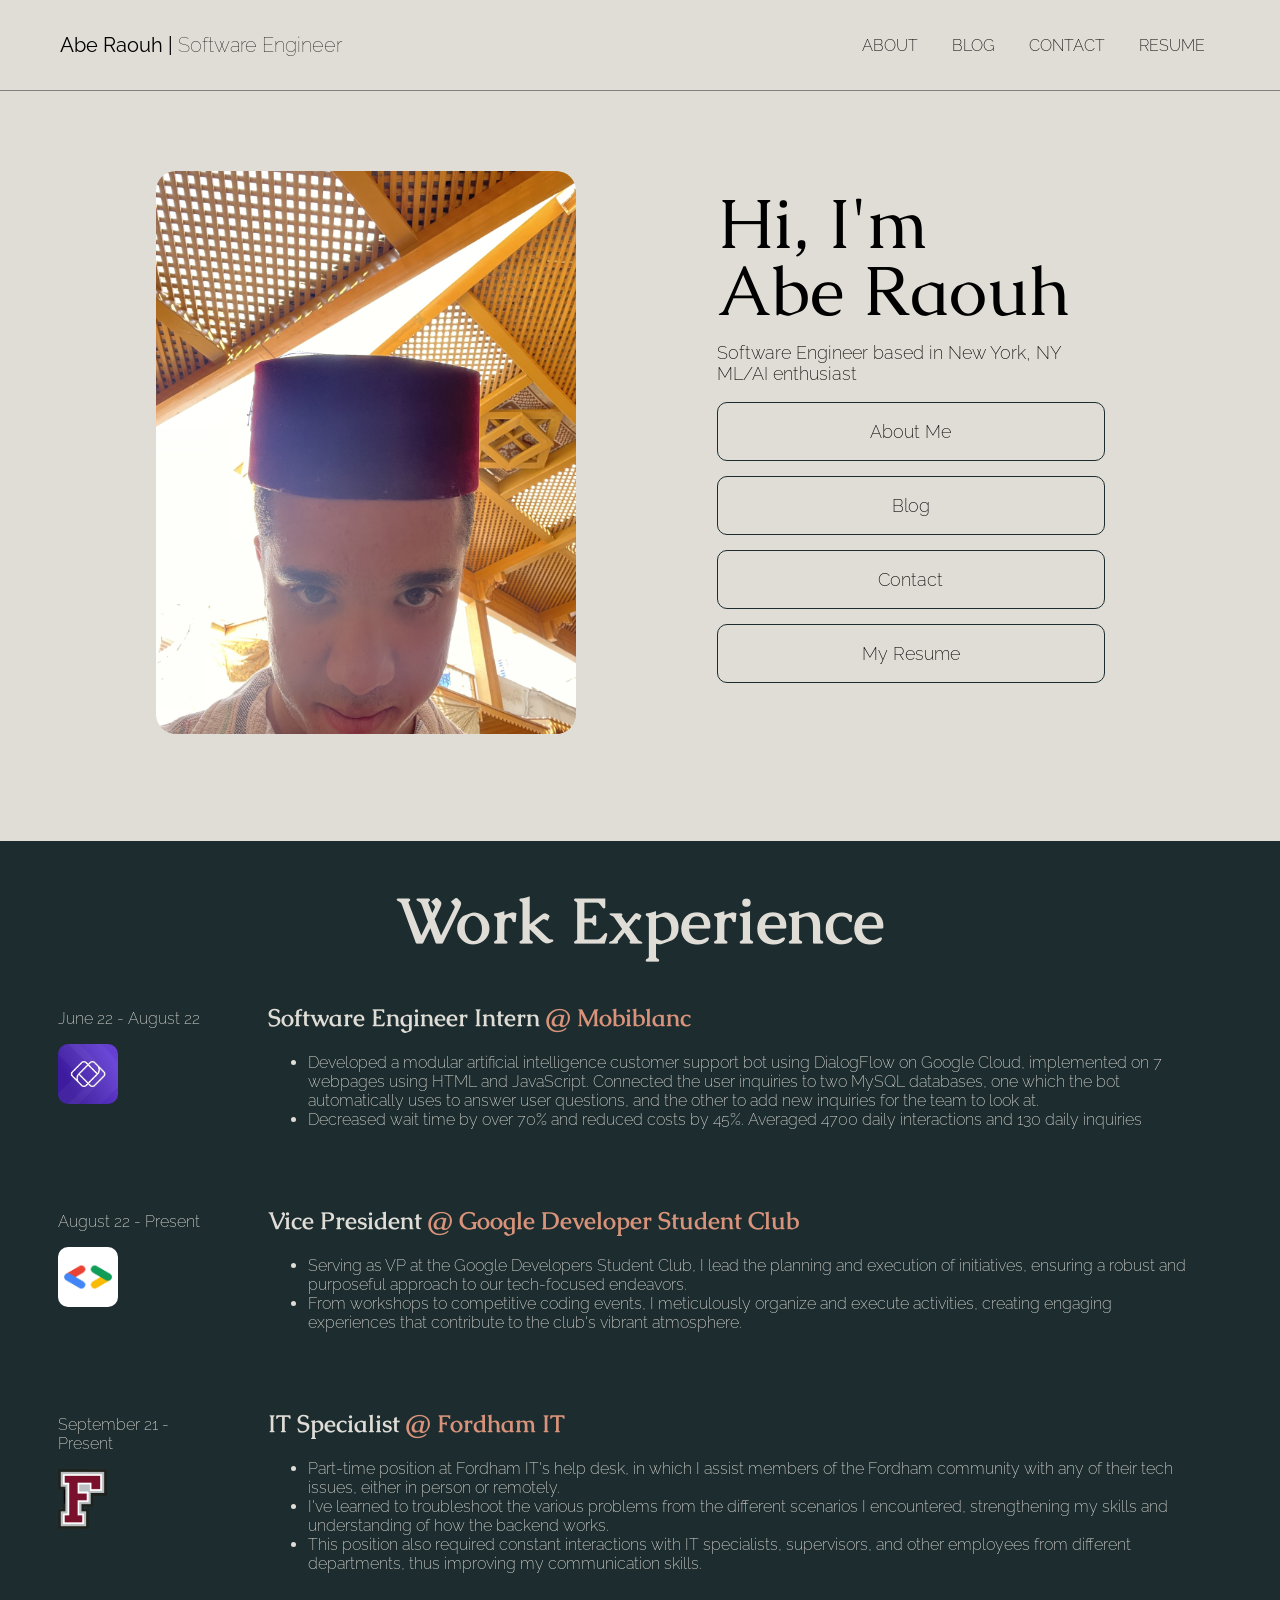
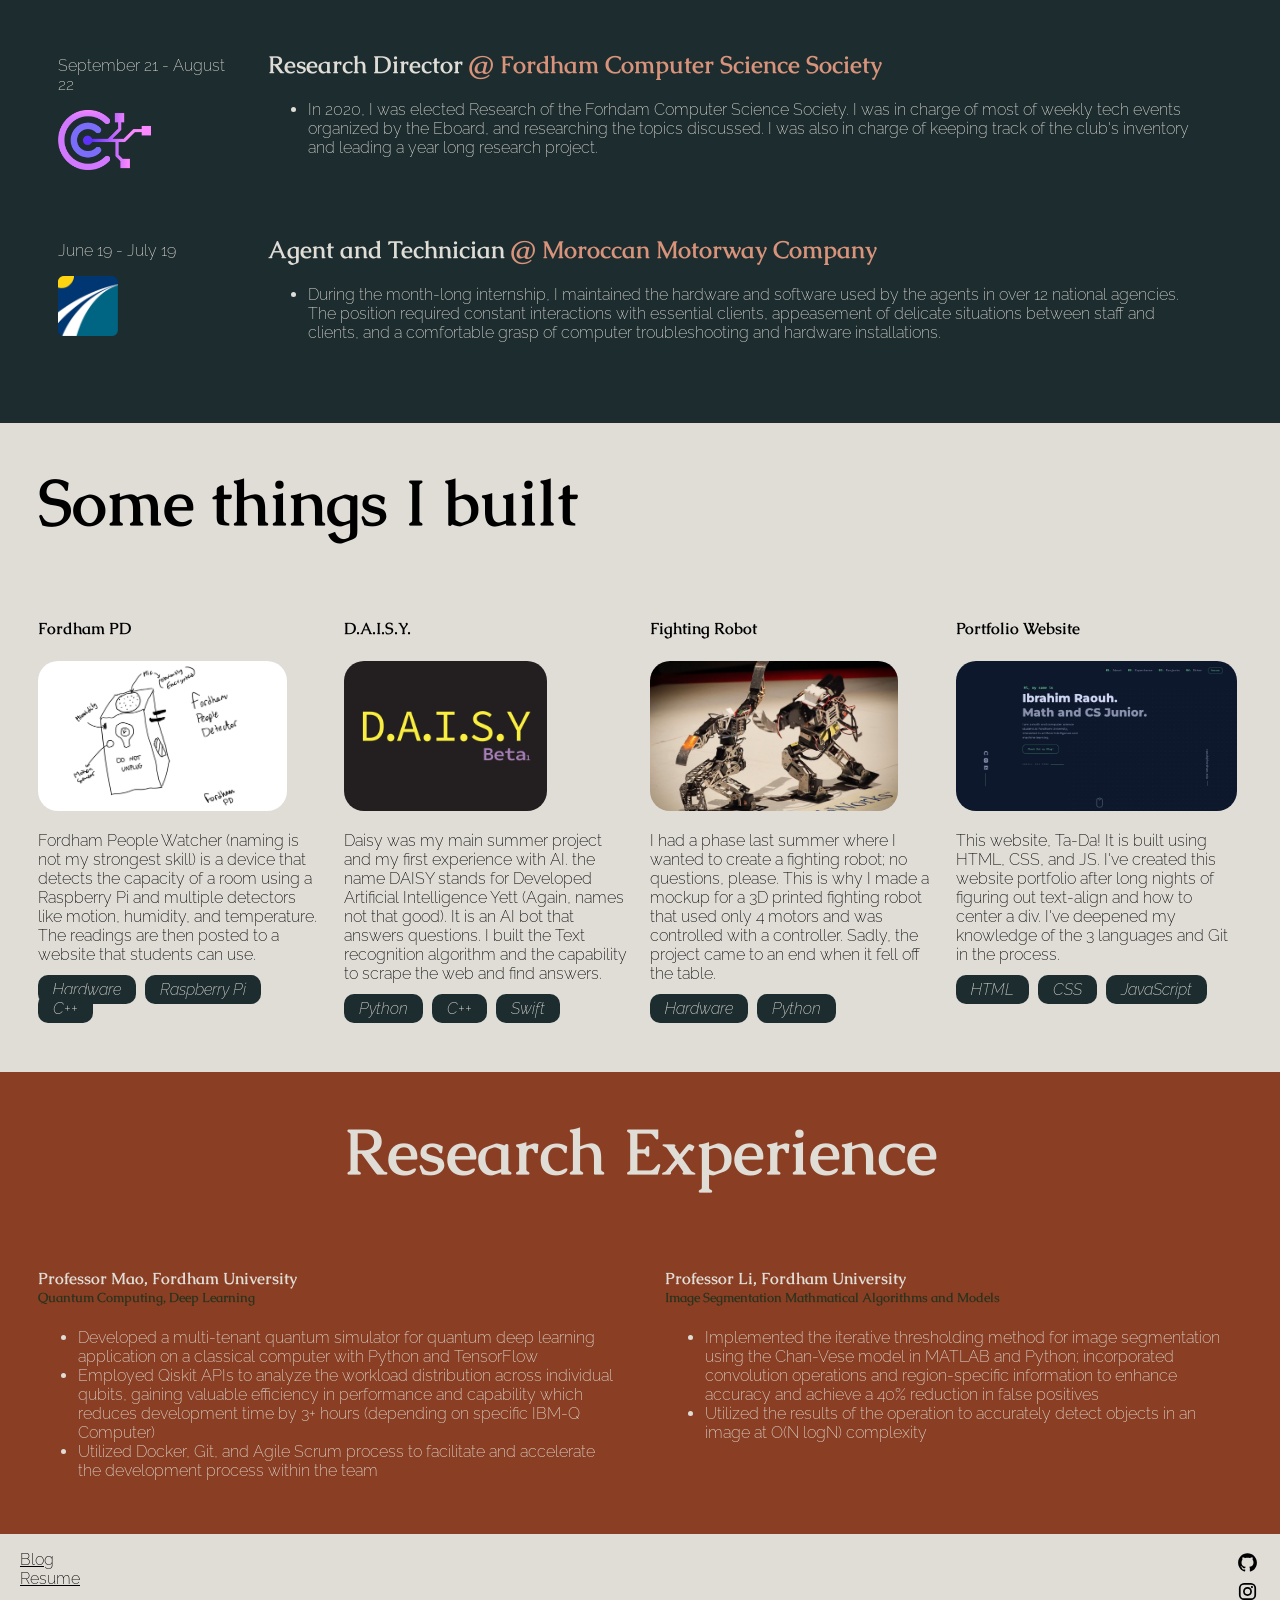
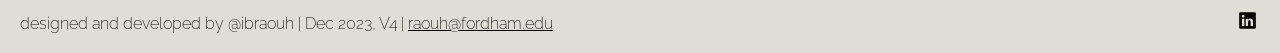
<file: index.html>
<!DOCTYPE html>
<html lang="en">

<head>
	<!--+ Google tag (gtag.js) -->
	<script async src="https://www.googletagmanager.com/gtag/js?id=G-E4YLL1JWD3"></script>
	<script>
		window.dataLayer = window.dataLayer || [];
		function gtag() { dataLayer.push(arguments); }
		gtag('js', new Date());

		gtag('config', 'G-E4YLL1JWD3');
	</script>

	<!--+ Meta -->
	<meta charset="UTF-8">
	<meta http-equiv="X-UA-Compatible" content="IE=edge">
	<meta name="viewport" content="width=device-width, initial-scale=1.0">
	<meta name="Personal Portfolio"
		content="Hello and welcome to my personal website. I am Software Engineer and senior at Fordham University.">
	<title>abe's puter</title>

	<!--+ CSS -->
	<link rel="stylesheet" href="/styles.css">
	<link rel="icon" type="image/x-icon" href="/content/img/favicon.ico">
</head>

<body>
	<!--+ Header --------------------------------------------------------------------->
	<header>
		<h1 class="left">Abe Raouh | <span id="thin">Software Engineer</span></h1>
		<!--* Navigation Bar  -->
		<nav class="web right">
			<ul>
				<li><a href="#work">ABOUT</a></li>
				<li><a href="https://raouh.notion.site/Abe-s-Blog-5333ea289e9847d290c155299fce8d6c?pvs=4"
						class="blog">BLOG</a></li>
				<li><a href="mailto:iraouh@fordham.edu">CONTACT</a></li>
				<li><a class="resume"
						href="https://drive.google.com/file/d/1JZ4QWna4dWGHsYditAzsORfMpXNSPOBt/view?usp=sharing"
						target="_blank" rel="noopener noreferrer">RESUME</a></li>
			</ul>
		</nav>
	</header>
	<!--+ ---------------------------------------------------------------------------->



	<!--* About Me Section ------------------------------------------------------------>
	<section id="about_me">
		<div class="right">
			<div class="info">
				<h1>Hi, I'm <br> Abe Raouh</h1>
				<p>Software Engineer based in New York, NY <br>
					ML/AI enthusiast</p>

				<ul>
					<li><a href="#work">About Me</a></li>
					<li><a href="https://raouh.notion.site/Abe-s-Blog-5333ea289e9847d290c155299fce8d6c?pvs=4">Blog</a>
					</li>
					<li><a href="mailto:iraouh@fordham.edu">Contact</a></li>
					<li><a href="https://drive.google.com/file/d/1JZ4QWna4dWGHsYditAzsORfMpXNSPOBt/view?usp=sharing">My
							Resume</a></li>
				</ul>
			</div>
		</div>

		<div class="left">
			<img class="img1" src="../content/img/portrait2.jpeg" width="420px" />
		</div>
	</section>
	<!-- <div class="separation"></div> -->
	<!--* ---------------------------------------------------------------------------->



	<!--+ Work Experience Section ---------------------------------------------------->
	<section id="work" class="main_content">
		<div>
			<h1>Work Experience</h1>

			<div class="job">
				<div class="job_date">
					<p>June 22 - August 22</p>
					<img class="logo" src="../content/img/mobiblanc.jpg" height="60px" style="border-radius:10px" />
				</div>
				<div class="content">
					<h2 class="experience">Software Engineer Intern <b>@ Mobiblanc</b></h2>
					<p>
						<ul>
							<li>Developed a modular artificial intelligence customer support bot using DialogFlow on Google Cloud, implemented on 7 webpages using HTML and JavaScript. Connected the user inquiries to two MySQL databases, one which the bot automatically uses to answer user questions, and the other to add new inquiries for the team to look at.</li>
							<li>Decreased wait time by over 70% and reduced costs by 45%. Averaged 4700 daily interactions and 130 daily inquiries</li>
						</ul>
						
					</p>
				</div>
			</div>


			<div class="job">
				<div class="job_date">
					<p>August 22 - Present</p>
					<img class="logo" src="../content/img/gdsc.png" height="60px" style="border-radius:10px" />
				</div>
				<div class="content">
					<h2 class="experience">Vice President <b>@ Google Developer Student Club</b></h2>
					<p>
						<ul>
							<li>Serving as VP at the Google Developers Student Club, I lead the planning and execution of initiatives, ensuring a robust and purposeful approach to our tech-focused endeavors.</li>
							<li>From workshops to competitive coding events, I meticulously organize and execute activities, creating engaging experiences that contribute to the club's vibrant atmosphere.</li>
						</ul>
						
					</p>
				</div>
			</div>



			<div class="job">
				<div class="job_date">
					<p>September 21 - Present</p>
					<img class="logo" src="../content/img/fordham.png" height="60px" />
				</div>
				<div class="content">
					<h2 class="experience">IT Specialist <b>@ Fordham IT</b></h2>
					<p>
						<ul>
							<li>Part-time position at Fordham IT's help desk, in which I assist members of the Fordham community with any of their tech issues, either in person or remotely. </li>
							<li>I've learned to troubleshoot the various problems from the different scenarios I encountered, strengthening my skills and understanding of how the backend works.</li>
							<li>This position also required constant interactions with IT specialists, supervisors, and other employees from different departments, thus improving my communication skills.</li>
						</ul>
					</p>
				</div>
			</div>


			<div class="job">
				<div class="job_date">
					<p>September 21 - August 22</p>
					<img class="logo" src="../content/img/css.png" height="60px" />
				</div>
				<div class="content">
					<h2>Research Director <b>@ Fordham Computer Science Society</b></h2>
					<p>
						<ul>
							<li>In 2020, I was elected Research of the Forhdam Computer Science Society. I was in charge of most of weekly tech events organized by the Eboard, and researching the topics discussed. I was also in charge of keeping track of the club's inventory and leading a year long research project.</li>
						</ul>
					</p>
				</div>
			</div>


			<div class="job">
				<div class="job_date">
					<p>June 19 - July 19</p>
					<img class="logo" src="../content/img/adm.png" height="60px" />
				</div>
				<div class="content">
					<h2>Agent and Technician <b>@ Moroccan Motorway Company</b></h2>
					<p>
						<ul>
							<li>During the month-long internship, I maintained the hardware and software used by the agents in over 12 national agencies. The position required constant interactions with essential clients, appeasement of delicate situations between staff and clients, and a comfortable grasp of computer troubleshooting and hardware installations.</li>
						</ul>
					</p>
				</div>
			</div>
		</div>
	</section>
	<!--+ ---------------------------------------------------------------------------->



	<!--* Projects Section ----------------------------------------------------------->
	<section id="projects" class="main_content">
		<div>
			<h1>Some things I built</h1>

			<div class="project_list" id="first_elem">
				<div>
					<h4>Fordham PD</h4>
					<img class="proj_img" src="../content/img/proj1.jpg" height="150px" />
					<p>
						Fordham People Watcher (naming is not my strongest skill) is a device that detects the capacity
						of a room using a Raspberry Pi and multiple detectors like motion, humidity, and temperature.
						The readings are then posted to a website that students can use.
					</p>
					<p><em>Hardware</em> <em>Raspberry Pi</em> <em>C++</em></p>
				</div>

				<div>
					<h4>D.A.I.S.Y.</h4>
					<img class="proj_img" src="../content/img/proj2.png" height="150px" />
					<p>Daisy was my main summer project and my first experience with AI. the name DAISY stands for
						Developed
						Artificial Intelligence Yett (Again, names not that good). It is an AI bot that answers
						questions. I
						built the Text recognition algorithm and the capability to scrape the web and find answers.</p>
					<p><em>Python</em> <em>C++</em> <em>Swift</em></p>
				</div>

				<div>
					<h4>Fighting Robot</h4>
					<img class="proj_img" src="../content/img/proj3.jpg" height="150px" />
					<p>I had a phase last summer where I wanted to create a fighting robot; no questions, please. This
						is
						why I made a mockup for a 3D printed fighting robot that used only 4 motors and was controlled
						with
						a controller. Sadly, the project came to an end when it fell off the table.</p>
					<p><em>Hardware</em> <em>Python</em></p>
				</div>

				<div>
					<h4>Portfolio Website</h4>
					<img class="proj_img" src="../content/img/proj4.jpg" height="150px" />
					<p>This website, Ta-Da! It is built using HTML, CSS, and JS. I've created this website portfolio
						after
						long nights of figuring out text-align and how to center a div. I've deepened my knowledge of
						the 3
						languages and Git in the process.</p>
					<p><em>HTML</em> <em>CSS</em> <em>JavaScript</em></p>
				</div>
			</div>
		</div>
	</section>
	<!--* ---------------------------------------------------------------------------->



	<!--+ Research Section ---------------------------------------------------------->
	<section id="research" class="main_content">
		<div>
			<h1>Research Experience</h1>
			<div class="split">

				<div>
					<h4>Professor Mao, Fordham University</h4>
					<h5><b>Quantum Computing, Deep Learning</b></h5>
					<p>
						<ul>
							<li>Developed a multi-tenant quantum simulator for quantum deep learning application on a classical computer with Python and TensorFlow</li>
							<li>Employed Qiskit APIs to analyze the workload distribution across individual qubits, gaining valuable efficiency in performance and capability which reduces development time by 3+ hours (depending on specific IBM-Q Computer)</li>
							<li>Utilized Docker, Git, and Agile Scrum process to facilitate and accelerate the development process within the team</li>
						</ul>
					</p>
				</div>

				
				<div>
					<h4>Professor Li, Fordham University</h4>
					<h5><b>Image Segmentation Mathmatical Algorithms and Models</b></h5>
					<p>
						<ul>
							<li>Implemented the iterative thresholding method for image segmentation using the Chan-Vese model in MATLAB and Python; incorporated convolution operations and region-specific information to enhance accuracy and achieve a 40% reduction in false positives</li>
							<li>Utilized the results of the operation to accurately detect objects in an image at O(N logN) complexity</li>
						</ul>
					</p>
				</div>
			</div>
		</div>
	</section>
	<!--+ ---------------------------------------------------------------------------->

	
	<!--* Footer ---------------------------------------------------------------------->
	<footer>
		<div id="signature">
			<ul>
				<li><a href="https://raouh.notion.site/Abe-s-Blog-5333ea289e9847d290c155299fce8d6c?pvs=4">Blog</a></li>
				<li><a href="../content/resume.pdf" target="_blank" rel="noopener noreferrer">Resume</a></li>
			</ul>

			<p>designed and developed by <a href="https://github.com/ibraouh">@ibraouh</a> | Dec 2023, V4 | <a
					class="email" href="mailto:raouh@fordham.edu">raouh@fordham.edu</a></p>
		</div>

		<div id="socials">
			<ul>
				<li><a href="https://github.com/ibraouh" target="_blank" rel="noopener noreferrer"><img
							src="/content/svg/github.svg" alt="github logo" width="25" height="25"></a></li>
				<li><a href="https://www.instagram.com/ibraouh/" target="_blank" rel="noopener noreferrer"><img
							src="/content/svg/instagram.svg" alt="instagram logo" width="25" height="25"></a></li>
				<li><a href="https://www.linkedin.com/in/iraouh/" target="_blank" rel="noopener noreferrer"><img
							src="/content/svg/linkedin.svg" alt="linkedin logo" width="25" height="25"></a></li>
			</ul>
		</div>
	</footer>
	<!--* ---------------------------------------------------------------------------->
</body>

</html>
</file>
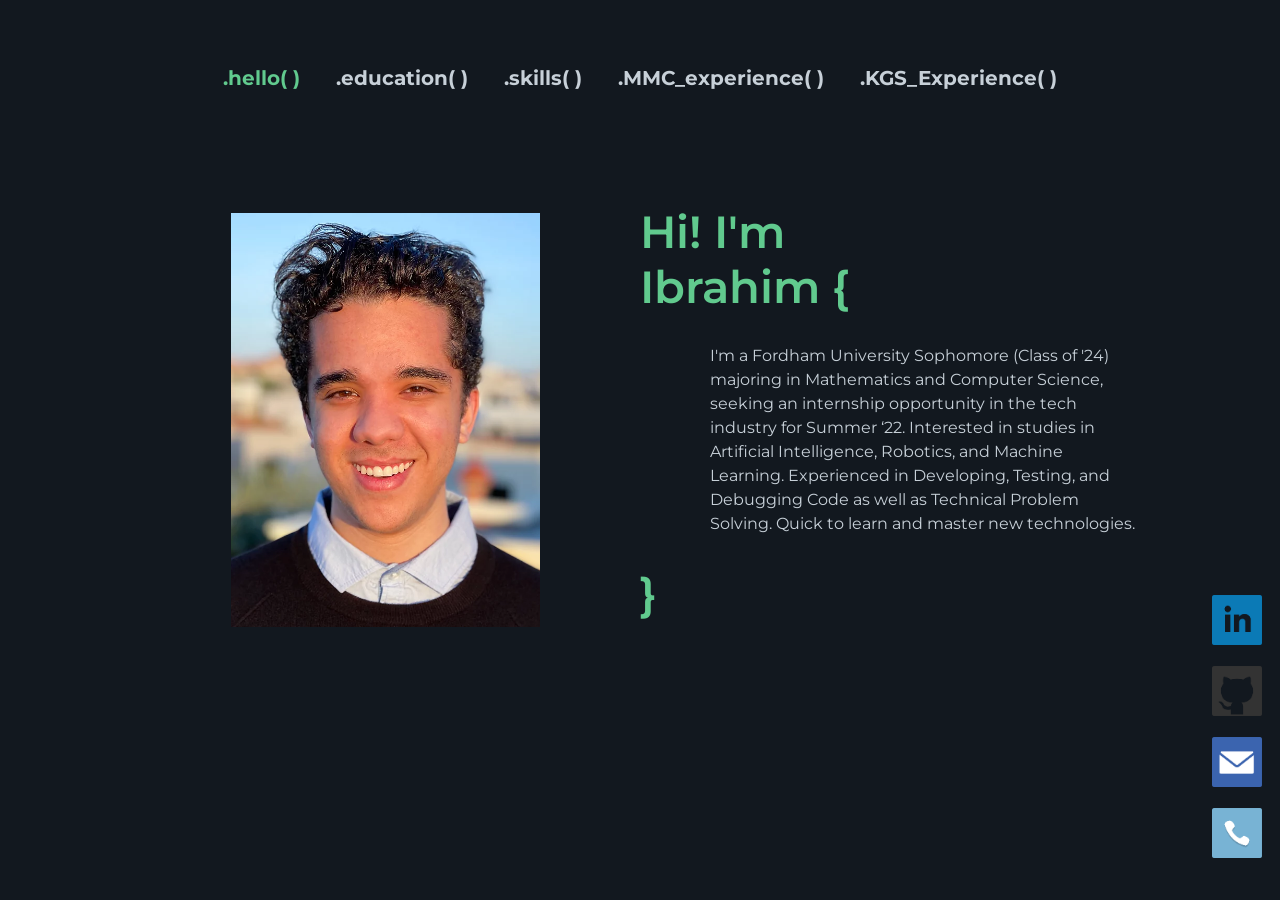
<file: archive/v1/index.html>
<!DOCTYPE html>
<html lang="en-US" dir="ltr">

<head>
    <meta charset="UTF-8">
    <meta http-equiv="X-UA-Compatible" content="IE=edge">
    <meta name="viewport" content="width=device-width, initial-scale=1.0">
    <meta name="Ibrahim Portfolio" content="This is a portfolio Website for Ibrahim.">
    <link rel="preconnect" href="https://fonts.gstatic.com">
    <link href="https://fonts.googleapis.com/css2?family=Montserrat:ital,wght@0,400;0,700;0,800;1,400&display=swap"
        rel="stylesheet">
    <link rel="stylesheet" href="https://maxcdn.bootstrapcdn.com/font-awesome/4.7.0/css/font-awesome.min.css">
    <script src="https://ajax.googleapis.com/ajax/libs/jquery/3.2.1/jquery.min.js"></script>
    <script>
        $(document).ready(function () {
            $(".hamburger_btn .fa-times-circle").hide();

            $(".hamburger_btn .fa-bars").click(function () {
                $(this).hide();
                $(".hamburger_btn .fa-times-circle").show();
                $(".navbar_mobile ul").addClass("active");
            });

            $(".hamburger_btn .fa-times-circle").click(function () {
                $(this).hide();
                $(".hamburger_btn .fa-bars").show();
                $(".navbar_mobile ul").removeClass("active");
            });
        });
    </script>
    <link rel="stylesheet" href="styles.css">
    <link rel="shortcut icon" type="image/ico" href="files/favicon.ico">
    <title>Ibrahim | Portfolio</title>
</head>

<body>
    <nav role="navigation" class="navbar">
        <ul>
            <a id="current" class="first" href="index">.hello( )</a>
            <a href="education">.education( )</a>
            <a href="skills">.skills( )</a>
            <a href="mmc">.MMC_experience( )</a>
            <a href="kgs">.KGS_Experience( )</a>
        </ul>
    </nav>

    <nav role="navigation" class="navbar_mobile">

        <div class="hamburger_btn">
            <i class="fa fa-bars" aria-hidden="false"></i>
            <i class="fa fa-times-circle" aria-hidden="false"></i>
        </div>


        <ul>
            <li><a id="current" class="first" href="index">.hello( )</a></li>
            <li><a href="education">.education( )</a></li>
            <li><a href="skills">.skills( )</a></li>
            <li><a href="mmc">.MMC_experience( )</a></li>
            <li><a href="kgs">.KGS_Experience( )</a></li>
        </ul>
    </nav>

    
    <header>
        <div class="top_links">
            <ul id="transparent" class="contact_list">
                <ul id="transparent" class="contact_list">
                    <a href="https://www.linkedin.com/in/iraouh/" target="_blank" rel="noopener noreferrer">
                        <img src="files/linkedin.png" alt="linkedin logo" width="50" height="50">
                    </a>
                    <a href="https://github.com/ibraouh" target="_blank" rel="noopener noreferrer">
                        <img src="files/github.png" alt="github logo" width="50" height="50">
                    </a>
                    <a href="mailto:ibrahimsecondary@gmail.com">
                        <img src="files/mail.png" alt="email logo" width="50" height="50">
                    </a>
                    <a href="tel: +212675204495">
                        <img src="files/call.png" alt="phone icon" width="50" height="50">
                    </a>
                </ul>
            </ul>
        </div>
    </header>
    <div id="separator">

    </div>

    <div class="grid_container">
        <div id="portrait_image_div">
            <img id="portrait_image" src="files/IbrahimRaouh.png" alt="Ibrahim's Portrait Photo" width="309"
                height="414">
            <!-- All the animations and stuff for the Resume link -->
        </div>

        <div class="main_block">
            <h1 class="main_title">Hi! I'm <br>Ibrahim {</h1>
            <p class="main_paragraph">
                I'm a Fordham University Sophomore (Class of
                '24) majoring in Mathematics and Computer Science,
                seeking an internship opportunity in the tech
                industry for Summer ‘22. Interested in studies in
                Artificial Intelligence, Robotics, and Machine
                Learning. Experienced in Developing, Testing,
                and Debugging Code as well as Technical
                Problem Solving. Quick to learn and master
                new technologies.
            </p>
            <h1 class="main_title">}</h1>
        </div>
    </div>

    <footer class="fixed">
        <ul id="transparent" class="contact_list">
            <li><a href="https://www.linkedin.com/in/iraouh/" target="_blank" rel="noopener noreferrer">
                    <img src="files/linkedin.png" alt="linkedin logo" width="50" height="50">
                </a></li>
            <li><a href="https://github.com/ibraouh" target="_blank" rel="noopener noreferrer">
                    <img src="files/github.png" alt="github logo" width="50" height="50">
                </a></li>
            <li><a href="mailto:ibrahimsecondary@gmail.com">
                    <img src="files/mail.png" alt="email logo" width="50" height="50">
                </a></li>
            <li><a href="tel: +212675204495">
                    <img src="files/call.png" alt="phone icon" width="50" height="50">
                </a></li>
        </ul>
    </footer>


</body>

</html>
</file>
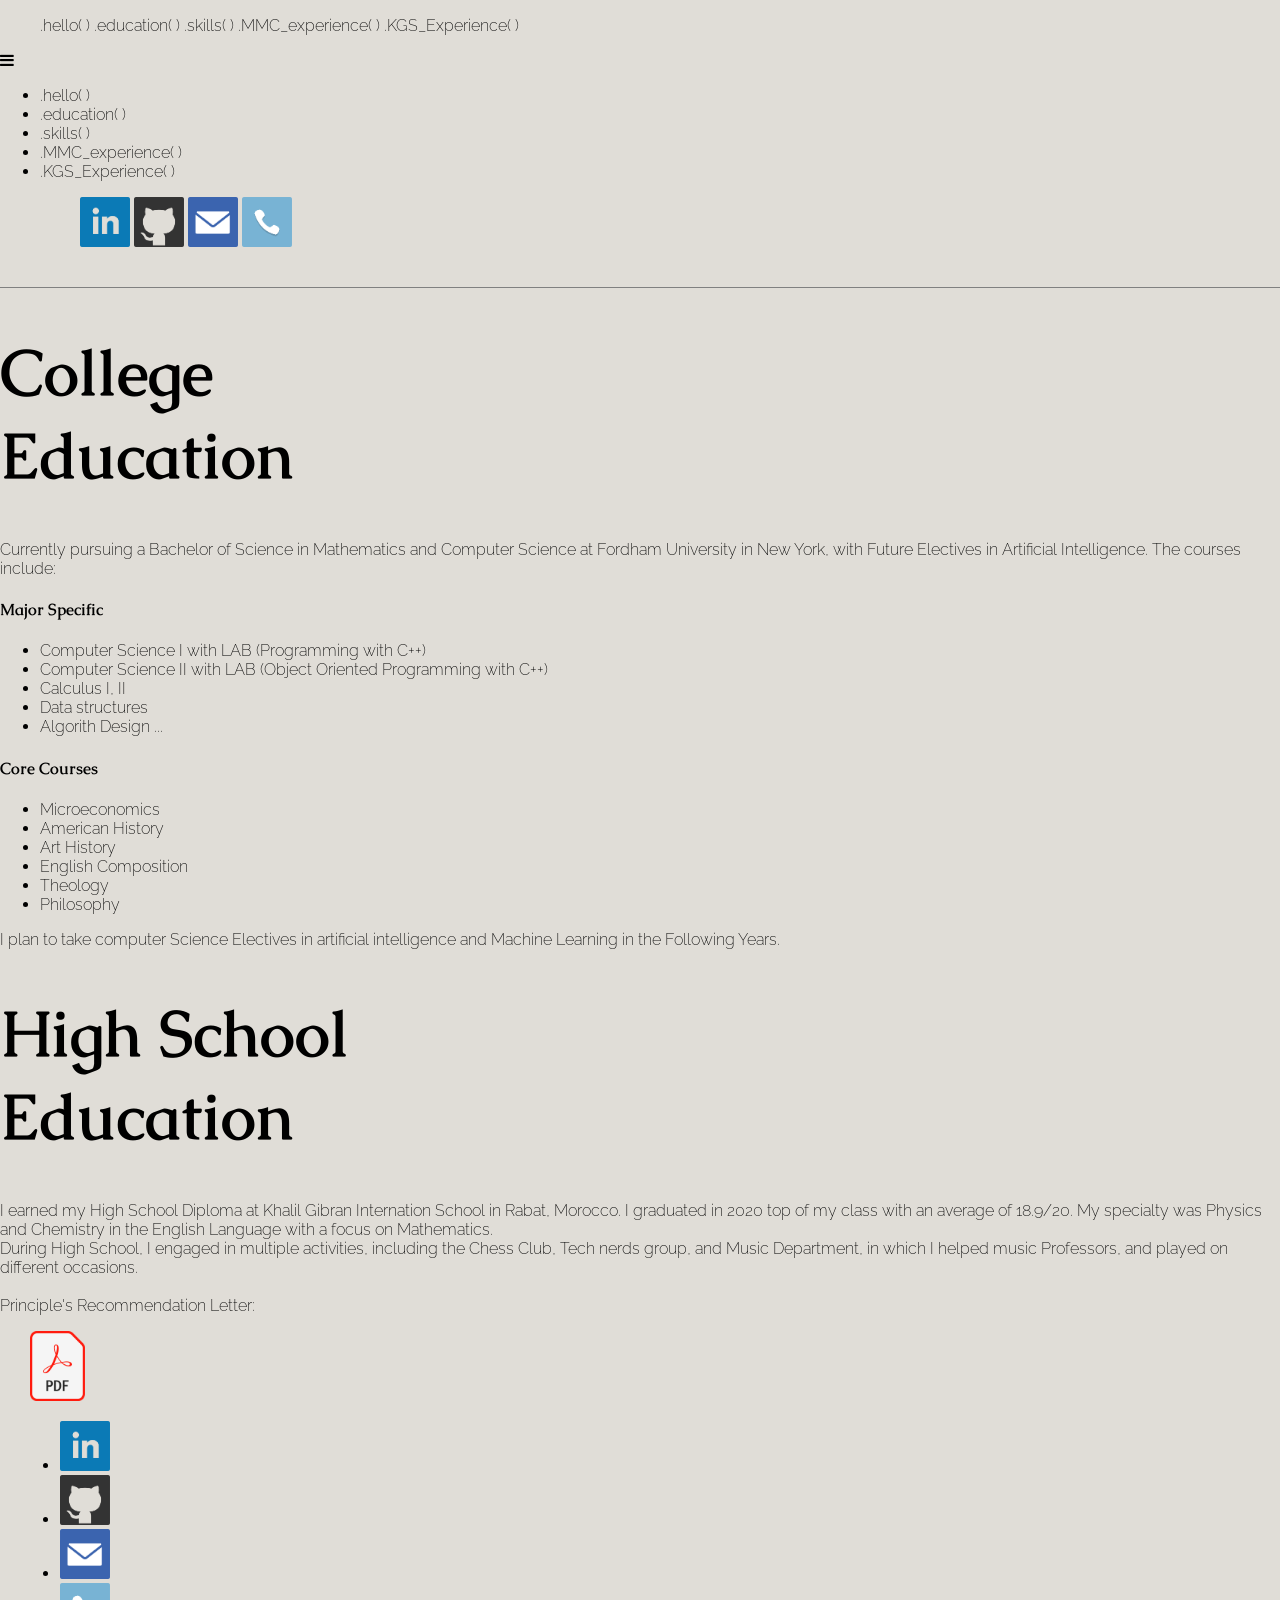
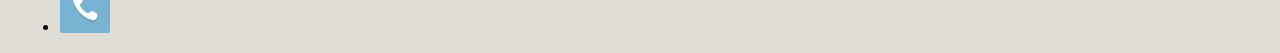
<file: education.html>
<!DOCTYPE html>
<html lang="en-US" dir="ltr">

<head>
    <meta charset="UTF-8">
    <meta http-equiv="X-UA-Compatible" content="IE=edge">
    <meta name="viewport" content="width=device-width, initial-scale=1.0">
    <meta name="Education" content="This includes all the information about ibrahim's education.">
    <link href="https://fonts.googleapis.com/css2?family=Montserrat:ital,wght@0,400;0,700;0,800;1,400&display=swap"
        rel="stylesheet">
    <link rel="stylesheet" href="https://maxcdn.bootstrapcdn.com/font-awesome/4.7.0/css/font-awesome.min.css">
    <script src="https://ajax.googleapis.com/ajax/libs/jquery/3.2.1/jquery.min.js"></script>
    <script>
        $(document).ready(function () {
            $(".hamburger_btn .fa-times-circle").hide();

            $(".hamburger_btn .fa-bars").click(function () {
                $(this).hide();
                $(".hamburger_btn .fa-times-circle").show();
                $(".navbar_mobile ul").addClass("active");
            });

            $(".hamburger_btn .fa-times-circle").click(function () {
                $(this).hide();
                $(".hamburger_btn .fa-bars").show();
                $(".navbar_mobile ul").removeClass("active");
            });
        });
    </script>
    <link rel="stylesheet" href="styles.css">
    <link rel="shortcut icon" type="image/ico" href="files/favicon.ico">
    <title>Education</title>
</head>

<body>

    <nav role="navigation" class="navbar">
        <ul>
            <a class="first" href="index">.hello( )</a>
            <a id="current" href="education">.education( )</a>
            <a href="skills">.skills( )</a>
            <a href="mmc">.MMC_experience( )</a>
            <a href="kgs">.KGS_Experience( )</a>
        </ul>
    </nav>

    <nav role="navigation" class="navbar_mobile">

        <div class="hamburger_btn">
            <i class="fa fa-bars" aria-hidden="false"></i>
            <i class="fa fa-times-circle" aria-hidden="false"></i>
        </div>


        <ul>
            <li><a class="first" href="index">.hello( )</a></li>
            <li><a id="current" href="education">.education( )</a></li>
            <li><a href="skills">.skills( )</a></li>
            <li><a href="mmc">.MMC_experience( )</a></li>
            <li><a href="kgs">.KGS_Experience( )</a></li>
        </ul>
    </nav>

    <header>
        <div class="top_links">
            <ul id="transparent" class="contact_list">
                <ul id="transparent" class="contact_list">
                    <a href="https://www.linkedin.com/in/iraouh/" target="_blank" rel="noopener noreferrer">
                        <img src="files/linkedin.png" alt="linkedin logo" width="50" height="50">
                    </a>
                    <a href="https://github.com/ibraouh" target="_blank" rel="noopener noreferrer">
                        <img src="files/github.png" alt="github logo" width="50" height="50">
                    </a>
                    <a href="mailto:ibrahimsecondary@gmail.com">
                        <img src="files/mail.png" alt="email logo" width="50" height="50">
                    </a>
                    <a href="tel: +212675204495">
                        <img src="files/call.png" alt="phone icon" width="50" height="50">
                    </a>
                </ul>
            </ul>
        </div>
    </header>

    <div class="content_wrapper">
        <div>
            <h1 class="next_to_navbar">College <br>Education</h1>
            <p>
                Currently pursuing a Bachelor of Science in Mathematics and Computer Science at Fordham University in
                New York,
                with Future Electives in Artificial Intelligence. The courses include:
            </p>
        </div>
        <div>
            <h4>Major Specific</h4>
            <ul>
                <li>Computer Science I with LAB (Programming with C++)</li>
                <li>Computer Science II with LAB (Object Oriented Programming with C++)</li>
                <li>Calculus I, II</li>
                <li>Data structures</li>
                <li>Algorith Design ...</li>
            </ul>
            <h4>Core Courses</h4>
            <ul>
                <li>Microeconomics</li>
                <li>American History</li>
                <li>Art History</li>
                <li>English Composition</li>
                <li>Theology</li>
                <li>Philosophy</li>
            </ul>
            <p>
                I plan to take computer Science Electives in artificial intelligence and Machine Learning
                in the Following Years.
            </p>
        </div>
    </div>

    <div class="content_wrapper">
        <h1>High School <br>Education</h1>
        <p>
            I earned my High School Diploma at Khalil Gibran Internation School in Rabat, Morocco. I graduated in
            2020 top of my class with an average of 18.9/20. My specialty was Physics and Chemistry in the English
            Language
            with a focus on Mathematics. <br>
            During High School, I engaged in multiple activities, including the Chess Club, Tech nerds group, and
            Music Department, in which I helped music Professors, and played on different occasions.
            <br><br>
            Principle's Recommendation Letter:
        </p>
        <a href="files/maria_saidi_rec_letter.pdf" target="_blank" rel="noopener noreferrer"
            style="padding:30px; z-index: 10000;">
            <img src="files/pdf.png" alt="Principle's letter of recommendation" width="55" height="70">
        </a>
    </div>

    <footer class="fixed">
        <ul id="transparent" class="contact_list">
            <li><a href="https://www.linkedin.com/in/iraouh/" target="_blank" rel="noopener noreferrer">
                    <img src="files/linkedin.png" alt="linkedin logo" width="50" height="50">
                </a></li>
            <li><a href="https://github.com/ibraouh" target="_blank" rel="noopener noreferrer">
                    <img src="files/github.png" alt="github logo" width="50" height="50">
                </a></li>
            <li><a href="mailto:ibrahimsecondary@gmail.com">
                    <img src="files/mail.png" alt="email logo" width="50" height="50">
                </a></li>
            <li><a href="tel: +212675204495">
                    <img src="files/call.png" alt="phone icon" width="50" height="50">
                </a></li>
        </ul>
    </footer>

</body>

</html>
</file>
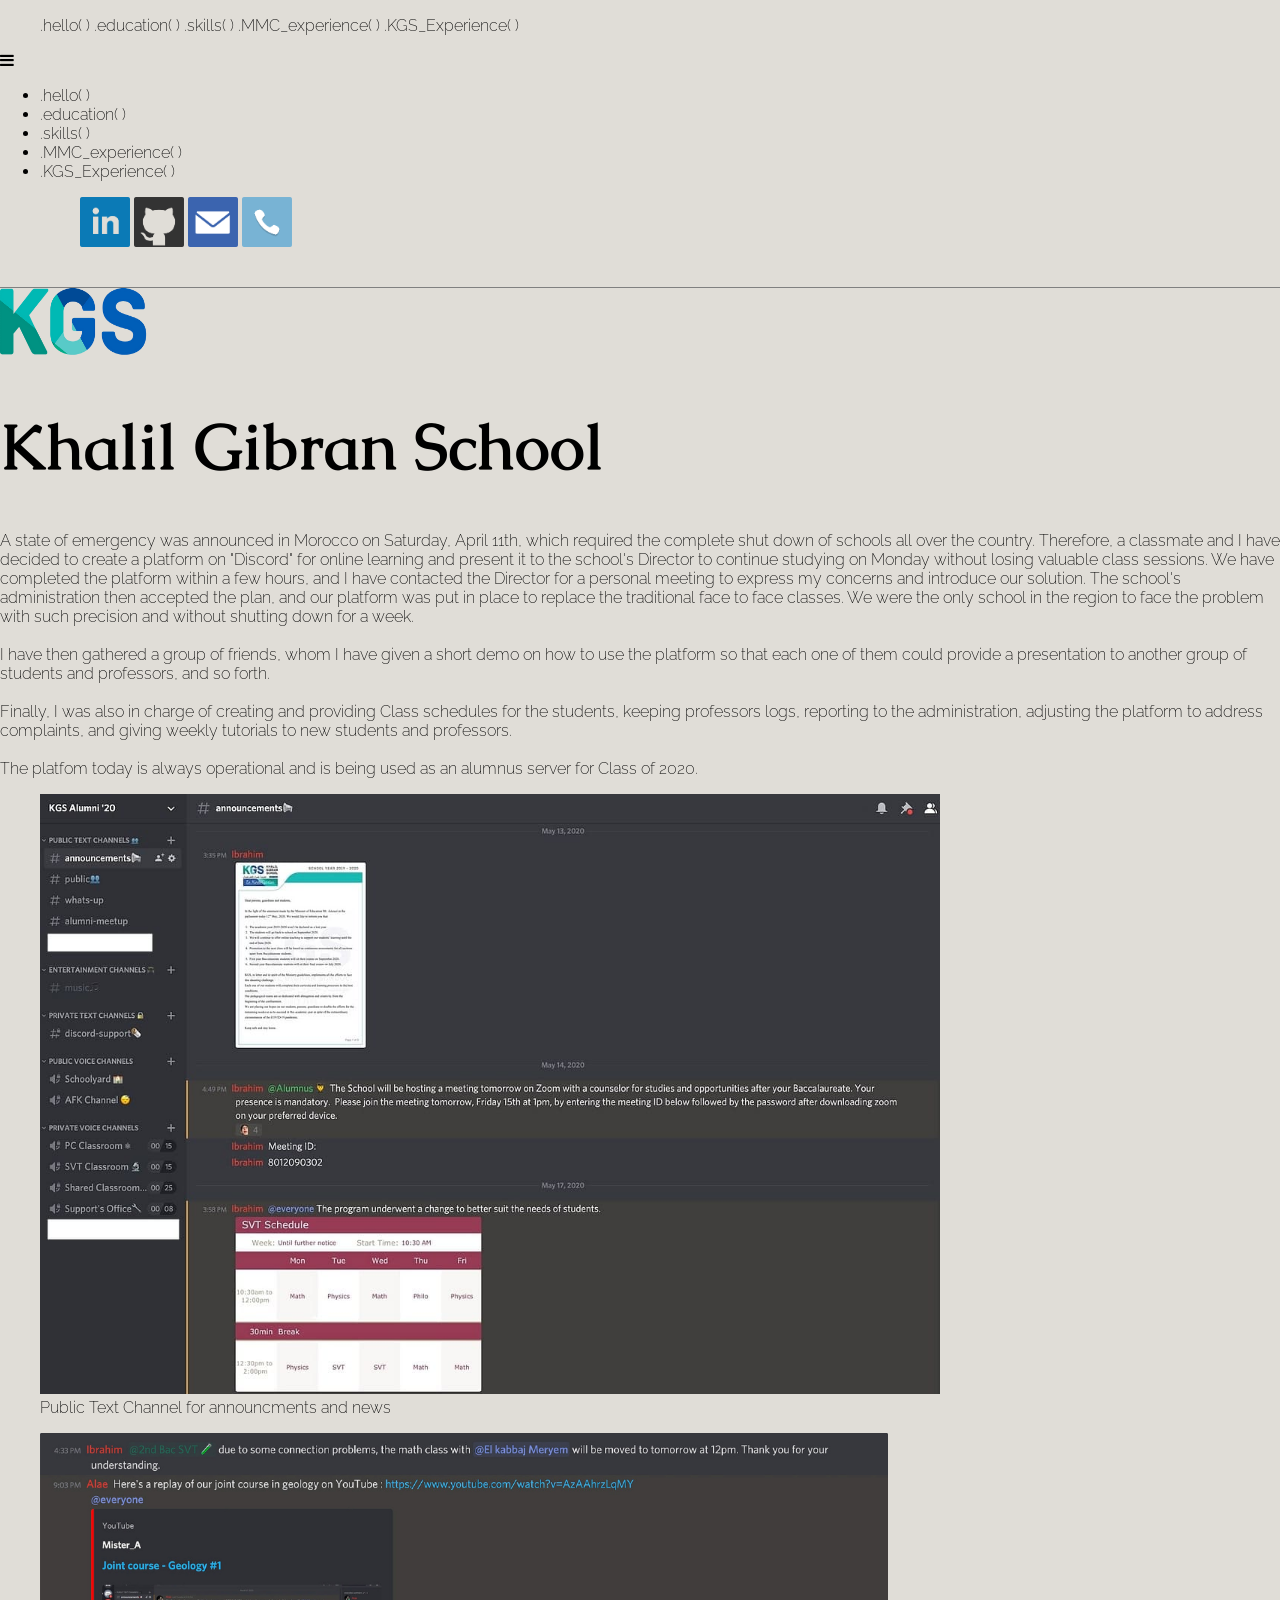
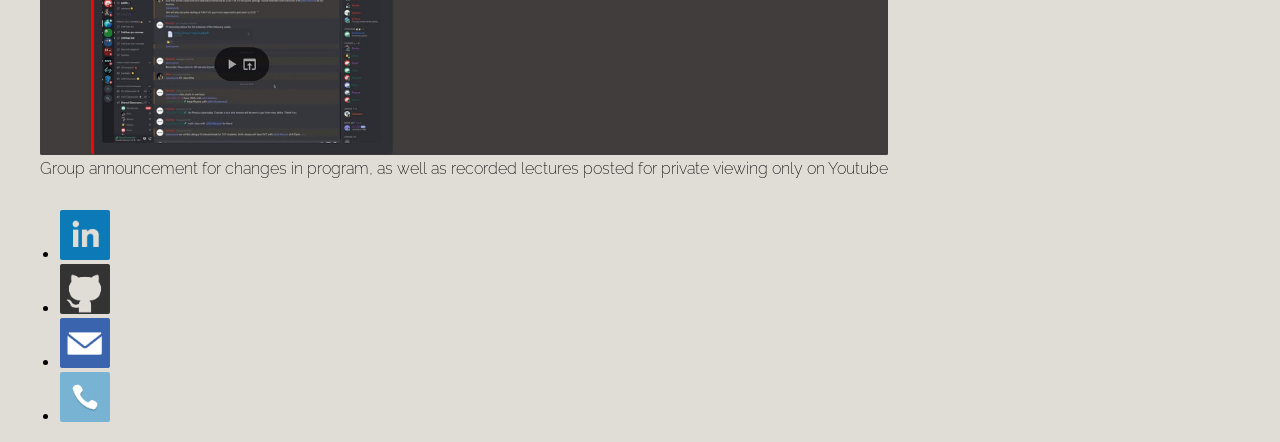
<file: kgs.html>
<!DOCTYPE html>
<html lang="en-US" dir="ltr">

<head>
    <meta charset="UTF-8">
    <meta http-equiv="X-UA-Compatible" content="IE=edge">
    <meta name="viewport" content="width=device-width, initial-scale=1.0">
    <meta name="KGS" content="This page is Ibrahim's Experience with KGS during Covid-19 Pandemic.">
    <link href="https://fonts.googleapis.com/css2?family=Montserrat:ital,wght@0,400;0,700;0,800;1,400&display=swap"
        rel="stylesheet">
    <link rel="stylesheet" href="https://maxcdn.bootstrapcdn.com/font-awesome/4.7.0/css/font-awesome.min.css">
    <script src="https://ajax.googleapis.com/ajax/libs/jquery/3.2.1/jquery.min.js"></script>
    <script>
        $(document).ready(function () {
            $(".hamburger_btn .fa-times-circle").hide();

            $(".hamburger_btn .fa-bars").click(function () {
                $(this).hide();
                $(".hamburger_btn .fa-times-circle").show();
                $(".navbar_mobile ul").addClass("active");
            });

            $(".hamburger_btn .fa-times-circle").click(function () {
                $(this).hide();
                $(".hamburger_btn .fa-bars").show();
                $(".navbar_mobile ul").removeClass("active");
            });
        });
    </script>
    <link rel="stylesheet" href="styles.css">
    <link rel="shortcut icon" type="image/ico" href="files/favicon.ico">
    <title>KGS Experience</title>
</head>

<body>
    <nav role="navigation" class="navbar">
        <ul>
            <a class="first" href="index">.hello( )</a>
            <a href="education">.education( )</a>
            <a href="skills">.skills( )</a>
            <a href="mmc">.MMC_experience( )</a>
            <a id="current" href="kgs">.KGS_Experience( )</a>
        </ul>
    </nav>

    <nav role="navigation" class="navbar_mobile">

        <div class="hamburger_btn">
            <i class="fa fa-bars" aria-hidden="false"></i>
            <i class="fa fa-times-circle" aria-hidden="false"></i>
        </div>


        <ul>
            <li><a class="first" href="index">.hello( )</a></li>
            <li><a href="education">.education( )</a></li>
            <li><a href="skills">.skills( )</a></li>
            <li><a href="mmc">.MMC_experience( )</a></li>
            <li><a id="current" href="kgs">.KGS_Experience( )</a></li>
        </ul>
    </nav>
    <header>
        <div class="top_links">
            <ul id="transparent" class="contact_list">
                <ul id="transparent" class="contact_list">
                    <a href="https://www.linkedin.com/in/iraouh/" target="_blank" rel="noopener noreferrer">
                        <img src="files/linkedin.png" alt="linkedin logo" width="50" height="50">
                    </a>
                    <a href="https://github.com/ibraouh" target="_blank" rel="noopener noreferrer">
                        <img src="files/github.png" alt="github logo" width="50" height="50">
                    </a>
                    <a href="mailto:ibrahimsecondary@gmail.com">
                        <img src="files/mail.png" alt="email logo" width="50" height="50">
                    </a>
                    <a href="tel: +212675204495">
                        <img src="files/call.png" alt="phone icon" width="50" height="50">
                    </a>
                </ul>
            </ul>
        </div>
    </header>

    <div class="content_wrapper">
        <img id="kgs_logo" src="files/kgs.png" alt="Khalil Gibran School's Logo" width="149" height="70">
        <h1 id="kgs_name" class="with_logo">Khalil Gibran School</h1>
        <p>
            A state of emergency was announced in Morocco on Saturday, April 11th, which required the complete shut down
            of schools all over the country. Therefore, a classmate and I have decided to create a platform on "Discord"
            for online learning and present it to the school's Director to continue studying on Monday without losing
            valuable class sessions. We have completed the platform within a few hours, and I have contacted the
            Director
            for a
            personal meeting to express my concerns and introduce our solution. The school's administration then
            accepted the
            plan, and our platform was put in place to replace the traditional face to face classes. We were the only
            school
            in the region to face the problem with such precision and without shutting down for a week.
            <br><br>
            I have then gathered a group of friends, whom I have given a short demo on how to use the platform so that
            each
            one of them could provide a presentation to another group of students and professors, and so forth.
            <br><br>
            Finally, I was also in charge of creating and providing Class schedules for the students, keeping professors
            logs, reporting to the administration, adjusting the platform to address complaints, and giving weekly
            tutorials
            to new students and professors.
            <br><br>
            The platfom today is always operational and is being used as an alumnus server for Class of 2020.
        </p>
    </div>

    <div class="special_wrapper">

        <figure>
            <img id="discord_img1" src="files/discord1.jpg" alt="Discord ScreenShot Number 1" width="900" height="600">
            <figcaption>Public Text Channel for announcments and news</figcaption>
        </figure>

        <figure>
            <img id="discord_img2" src="files/discord2.jpg" alt="Discord ScreenShot Number 2" width="848" height="322">

            <figcaption>Group announcement for changes in program, as well as recorded lectures posted for private
                viewing
                only on Youtube</figcaption>
        </figure>
    </div>

    <footer class="fixed">
        <ul id="transparent" class="contact_list">
            <li><a href="https://www.linkedin.com/in/iraouh/" target="_blank" rel="noopener noreferrer">
                    <img src="files/linkedin.png" alt="linkedin logo" width="50" height="50">
                </a></li>
            <li><a href="https://github.com/ibraouh" target="_blank" rel="noopener noreferrer">
                    <img src="files/github.png" alt="github logo" width="50" height="50">
                </a></li>
            <li><a href="mailto:ibrahimsecondary@gmail.com">
                    <img src="files/mail.png" alt="email logo" width="50" height="50">
                </a></li>
            <li><a href="tel: +212675204495">
                    <img src="files/call.png" alt="phone icon" width="50" height="50">
                </a></li>
        </ul>
    </footer>

</body>

</html>
</file>
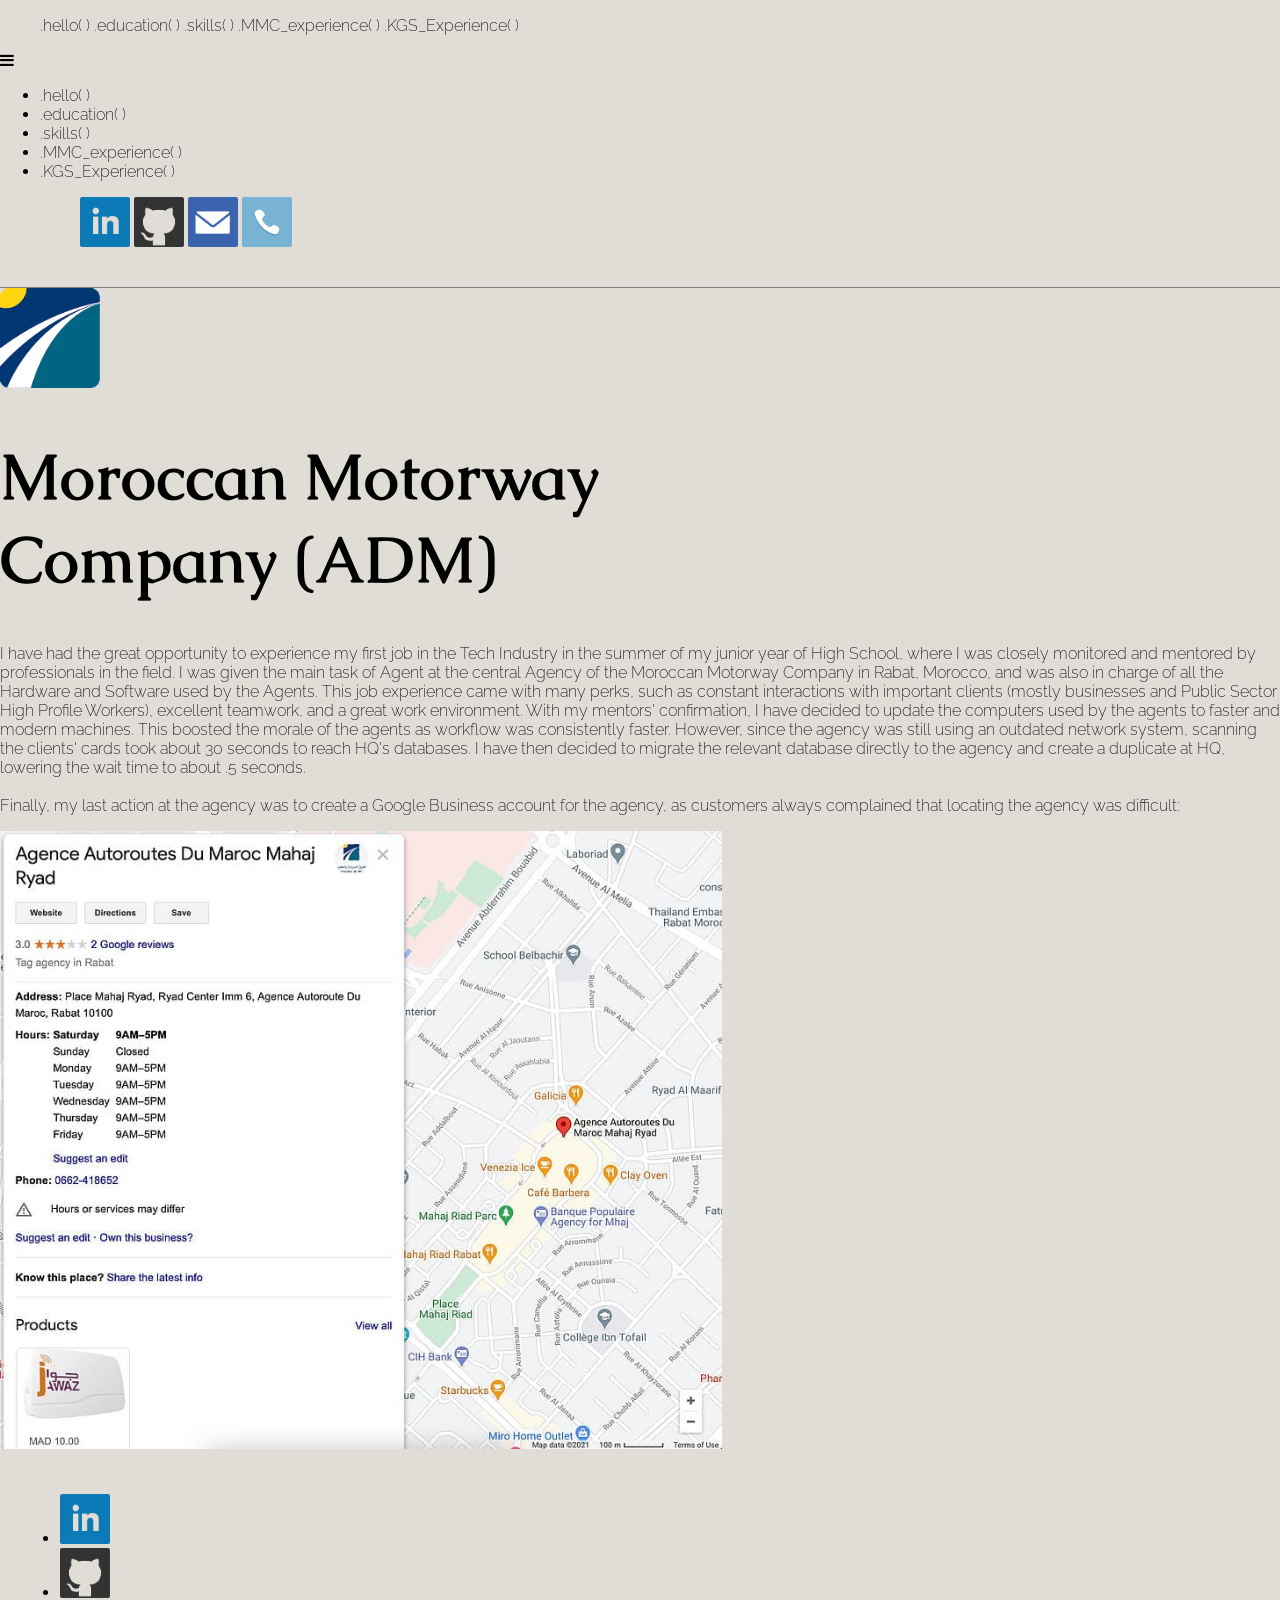
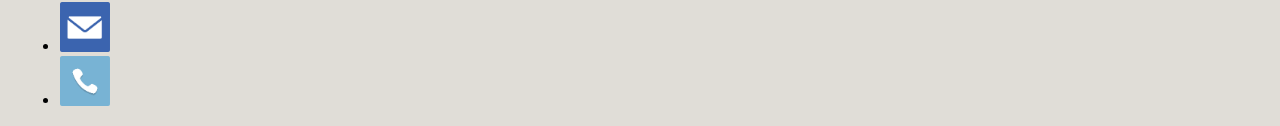
<file: mmc.html>
<!DOCTYPE html>
<html lang="en-US" dir="ltr">

<head>
    <meta charset="UTF-8">
    <meta http-equiv="X-UA-Compatible" content="IE=edge">
    <meta name="viewport" content="width=device-width, initial-scale=1.0">
    <meta name="MMC Experience" content="This page includes information about Ibrahim's internship at MMC (ADM).">
    <link href="https://fonts.googleapis.com/css2?family=Montserrat:ital,wght@0,400;0,700;0,800;1,400&display=swap"
        rel="stylesheet">
    <link rel="stylesheet" href="https://maxcdn.bootstrapcdn.com/font-awesome/4.7.0/css/font-awesome.min.css">
    <script src="https://ajax.googleapis.com/ajax/libs/jquery/3.2.1/jquery.min.js"></script>
    <script>
        $(document).ready(function () {
            $(".hamburger_btn .fa-times-circle").hide();

            $(".hamburger_btn .fa-bars").click(function () {
                $(this).hide();
                $(".hamburger_btn .fa-times-circle").show();
                $(".navbar_mobile ul").addClass("active");
            });

            $(".hamburger_btn .fa-times-circle").click(function () {
                $(this).hide();
                $(".hamburger_btn .fa-bars").show();
                $(".navbar_mobile ul").removeClass("active");
            });
        });
    </script>
    <link rel="stylesheet" href="styles.css">
    <link rel="shortcut icon" type="image/ico" href="files/favicon.ico">
    <title>MMC Experience</title>
</head>

<body>
    <nav role="navigation" class="navbar">
        <ul>
            <a class="first" href="index">.hello( )</a>
            <a href="education">.education( )</a>
            <a href="skills">.skills( )</a>
            <a id="current" href="mmc">.MMC_experience( )</a>
            <a href="kgs">.KGS_Experience( )</a>
        </ul>
    </nav>

    <nav role="navigation" class="navbar_mobile">

        <div class="hamburger_btn">
            <i class="fa fa-bars" aria-hidden="false"></i>
            <i class="fa fa-times-circle" aria-hidden="false"></i>
        </div>


        <ul>
            <li><a class="first" href="index">.hello( )</a></li>
            <li><a href="education">.education( )</a></li>
            <li><a href="skills">.skills( )</a></li>
            <li><a id="current" href="mmc">.MMC_experience( )</a></li>
            <li><a href="kgs">.KGS_Experience( )</a></li>
        </ul>
    </nav>

    <header>
        <div class="top_links">
            <ul id="transparent" class="contact_list">
                <ul id="transparent" class="contact_list">
                    <a href="https://www.linkedin.com/in/iraouh/" target="_blank" rel="noopener noreferrer">
                        <img src="files/linkedin.png" alt="linkedin logo" width="50" height="50">
                    </a>
                    <a href="https://github.com/ibraouh" target="_blank" rel="noopener noreferrer">
                        <img src="files/github.png" alt="github logo" width="50" height="50">
                    </a>
                    <a href="mailto:ibrahimsecondary@gmail.commail.com">
                        <img src="files/mail.png" alt="email logo" width="50" height="50">
                    </a>
                    <a href="tel: +212675204495">
                        <img src="files/call.png" alt="phone icon" width="50" height="50">
                    </a>
                </ul>
            </ul>
        </div>
    </header>

    <div class="content_wrapper">
        <img id="adm_logo" src="files/adm.png" alt="Moroccan Motorway Company's Logo" width="100" height="100">
        <h1 class="with_logo">Moroccan Motorway <br>Company (ADM)</h1>
        <p>
            I have had the great opportunity to experience my first job in the Tech Industry in the summer of my junior
            year of High School,
            where I was closely monitored and mentored by professionals in the field. I was given the main task of Agent
            at the central Agency
            of the Moroccan Motorway Company in Rabat, Morocco, and was also in charge of all the Hardware and Software
            used by the Agents.
            This job experience came with many perks, such as constant interactions with important clients (mostly
            businesses
            and Public Sector High Profile Workers),
            excellent teamwork, and a great work environment. With my mentors' confirmation, I have decided to update
            the computers used by the agents to faster
            and modern machines. This boosted the morale of the agents as workflow was consistently faster. However,
            since the agency was still using an outdated
            network system, scanning the clients' cards took about 30 seconds to reach HQ's databases. I have then
            decided to migrate the relevant database directly
            to the agency and create a duplicate at HQ, lowering the wait time to about .5 seconds.
            <br><br>
            Finally, my last action at the agency was to create a Google Business account for the agency, as customers
            always complained that locating the agency was difficult:
        </p>
    </div>

    <div class="content_wrapper">
        <img id="jawaz_picture" style="padding-bottom: 25px;" src="files/jawaz.jpg" alt="Ibrahim's Portrait Photo"
            width="722" height="618">
    </div>

    <footer class="fixed">
        <ul id="transparent" class="contact_list">
            <li><a href="https://www.linkedin.com/in/iraouh/" target="_blank" rel="noopener noreferrer">
                    <img src="files/linkedin.png" alt="linkedin logo" width="50" height="50">
                </a></li>
            <li><a href="https://github.com/ibraouh" target="_blank" rel="noopener noreferrer">
                    <img src="files/github.png" alt="github logo" width="50" height="50">
                </a></li>
            <li><a href="mailto:ibrahimsecondary@gmail.commail.com">
                    <img src="files/mail.png" alt="email logo" width="50" height="50">
                </a></li>
            <li><a href="tel: +212675204495">
                    <img src="files/call.png" alt="phone icon" width="50" height="50">
                </a></li>
        </ul>
    </footer>

</body>

</html>
</file>
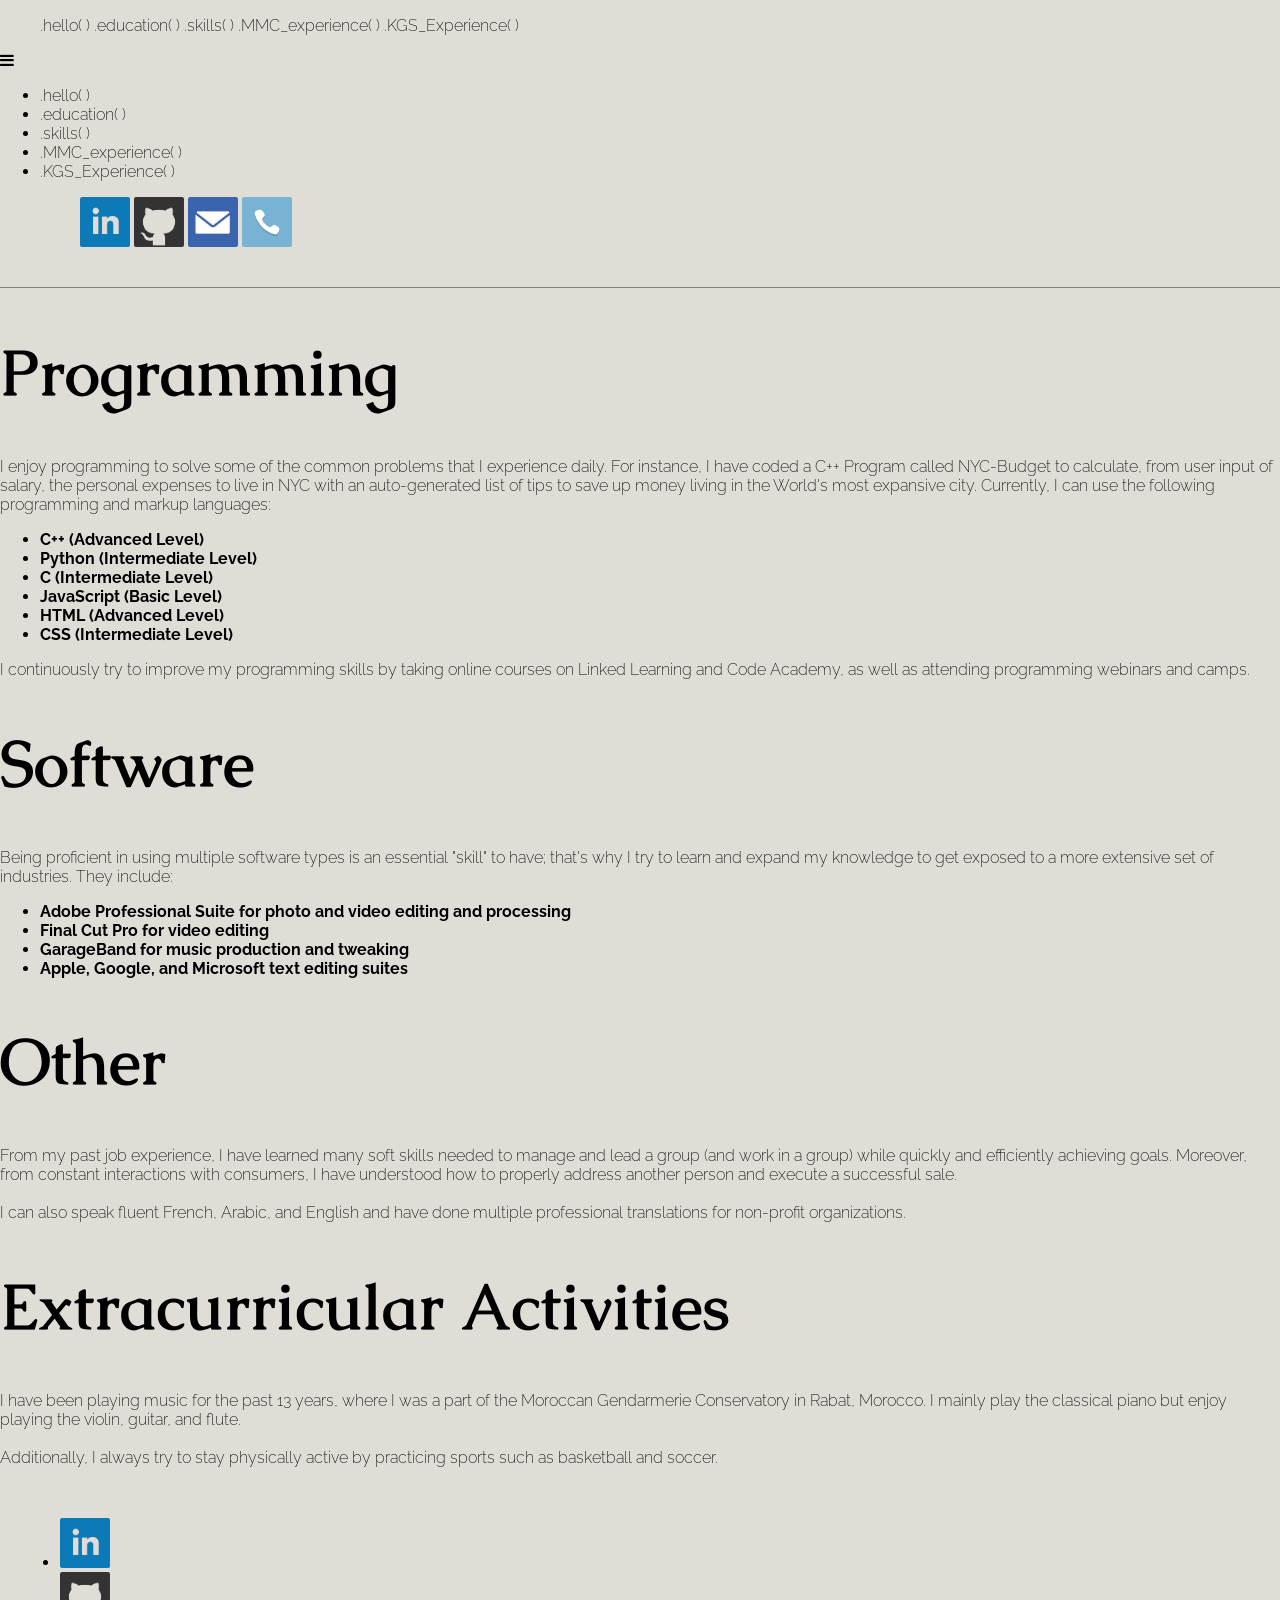
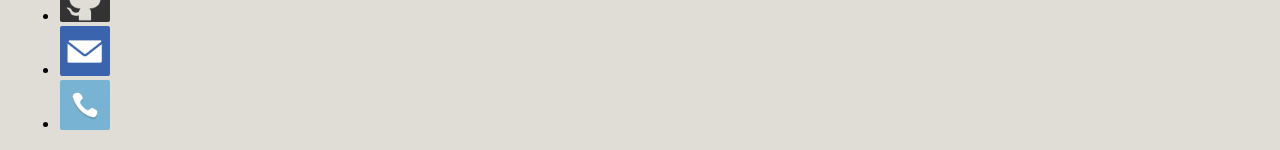
<file: skills.html>
<!DOCTYPE html>
<html lang="en-US" dir="ltr">

<head>
    <meta charset="UTF-8">
    <meta http-equiv="X-UA-Compatible" content="IE=edge">
    <meta name="viewport" content="width=device-width, initial-scale=1.0">
    <meta name="Skills" content="This page includes a list of Ibrahim's Skills and Hobbies.">
    <link href="https://fonts.googleapis.com/css2?family=Montserrat:ital,wght@0,400;0,700;0,800;1,400&display=swap"
        rel="stylesheet">
    <link rel="stylesheet" href="https://maxcdn.bootstrapcdn.com/font-awesome/4.7.0/css/font-awesome.min.css">
    <script src="https://ajax.googleapis.com/ajax/libs/jquery/3.2.1/jquery.min.js"></script>
    <script>
        $(document).ready(function () {
            $(".hamburger_btn .fa-times-circle").hide();

            $(".hamburger_btn .fa-bars").click(function () {
                $(this).hide();
                $(".hamburger_btn .fa-times-circle").show();
                $(".navbar_mobile ul").addClass("active");
            });

            $(".hamburger_btn .fa-times-circle").click(function () {
                $(this).hide();
                $(".hamburger_btn .fa-bars").show();
                $(".navbar_mobile ul").removeClass("active");
            });
        });
    </script>
    <link rel="stylesheet" href="styles.css">
    <link rel="shortcut icon" type="image/ico" href="files/favicon.ico">
    <title>Skills</title>
</head>

<body>
    <nav role="navigation" class="navbar">
        <ul>
            <a class="first" href="index">.hello( )</a>
            <a href="education">.education( )</a>
            <a id="current" href="skills">.skills( )</a>
            <a href="mmc">.MMC_experience( )</a>
            <a href="kgs">.KGS_Experience( )</a>
        </ul>
    </nav>

    <nav role="navigation" class="navbar_mobile">

        <div class="hamburger_btn">
            <i class="fa fa-bars" aria-hidden="false"></i>
            <i class="fa fa-times-circle" aria-hidden="false"></i>
        </div>


        <ul>
            <li><a class="first" href="index">.hello( )</a></li>
            <li><a href="education">.education( )</a></li>
            <li><a id="current" href="skills">.skills( )</a></li>
            <li><a href="mmc">.MMC_experience( )</a></li>
            <li><a href="kgs">.KGS_Experience( )</a></li>
        </ul>
    </nav>

    <header>
        <div class="top_links">
            <ul id="transparent" class="contact_list">
                <ul id="transparent" class="contact_list">
                    <a href="https://www.linkedin.com/in/iraouh/" target="_blank" rel="noopener noreferrer">
                        <img src="files/linkedin.png" alt="linkedin logo" width="50" height="50">
                    </a>
                    <a href="https://github.com/ibraouh" target="_blank" rel="noopener noreferrer">
                        <img src="files/github.png" alt="github logo" width="50" height="50">
                    </a>
                    <a href="mailto:ibrahimsecondary@gmail.com">
                        <img src="files/mail.png" alt="email logo" width="50" height="50">
                    </a>
                    <a href="tel: +212675204495">
                        <img src="files/call.png" alt="phone icon" width="50" height="50">
                    </a>
                </ul>
            </ul>
        </div>
    </header>

    <div class="content_wrapper">
        <h1 class="next_to_navbar">Programming</h1>
        <p>
            I enjoy programming to solve some of the common problems that I experience daily.
            For instance, I have coded a C++ Program called NYC-Budget to calculate, from user input of salary,
            the personal expenses to live in NYC with an auto-generated list of tips to save up money living in the
            World's
            most expansive city. Currently, I can use the following programming and markup languages:
            <b>
                <ul>
                    <li>C++ (Advanced Level)</li>
                    <li>Python (Intermediate Level)</li>
                    <li>C (Intermediate Level)</li>
                    <li>JavaScript (Basic Level)</li>
                    <li>HTML (Advanced Level)</li>
                    <li>CSS (Intermediate Level)</li>
                </ul>
            </b>
        <p>
            I continuously try to improve my programming skills by taking online courses on Linked Learning and Code
            Academy, as well as attending programming webinars and camps.
        </p>
        </p>
    </div>

    <div class="content_wrapper">
        <h1>Software</h1>
        <p>
            Being proficient in using multiple software types is an essential "skill" to have; that's why I try to learn
            and expand my knowledge to get exposed to a more extensive set of industries. They include:
            <b>
                <ul>
                    <li>Adobe Professional Suite for photo and video editing and processing</li>
                    <li>Final Cut Pro for video editing</li>
                    <li>GarageBand for music production and tweaking</li>
                    <li>Apple, Google, and Microsoft text editing suites</li>
                </ul>
            </b>
        </p>
    </div>

    <div class="content_wrapper">
        <h1>Other</h1>
        <p>
            From my past job experience, I have learned many soft skills needed to manage and lead a group (and work in
            a group) while quickly and efficiently achieving goals. Moreover, from constant interactions with consumers,
            I have understood how to properly address another person and execute a successful sale.
            <br><br>
            I can also speak fluent French, Arabic, and English and have done multiple professional translations for
            non-profit organizations.
        </p>
    </div>

    <div class="content_wrapper">
        <h1>Extracurricular Activities</h1>
        <p>
            I have been playing music for the past 13 years, where I was a part of the Moroccan Gendarmerie Conservatory
            in
            Rabat,
            Morocco. I mainly play the classical piano but enjoy playing the violin, guitar, and flute.
            <br><br>
            Additionally, I always try to stay physically active by practicing sports such as basketball and soccer.
            <br><br>
        </p>
    </div>

    <footer class="fixed">
        <ul id="transparent" class="contact_list">
            <li><a href="https://www.linkedin.com/in/iraouh/" target="_blank" rel="noopener noreferrer">
                    <img src="files/linkedin.png" alt="linkedin logo" width="50" height="50">
                </a></li>
            <li><a href="https://github.com/ibraouh" target="_blank" rel="noopener noreferrer">
                    <img src="files/github.png" alt="github logo" width="50" height="50">
                </a></li>
            <li><a href="mailto:ibrahimsecondary@gmail.com">
                    <img src="files/mail.png" alt="email logo" width="50" height="50">
                </a></li>
            <li><a href="tel: +212675204495">
                    <img src="files/call.png" alt="phone icon" width="50" height="50">
                </a></li>
        </ul>
    </footer>

</body>

</html>
</file>
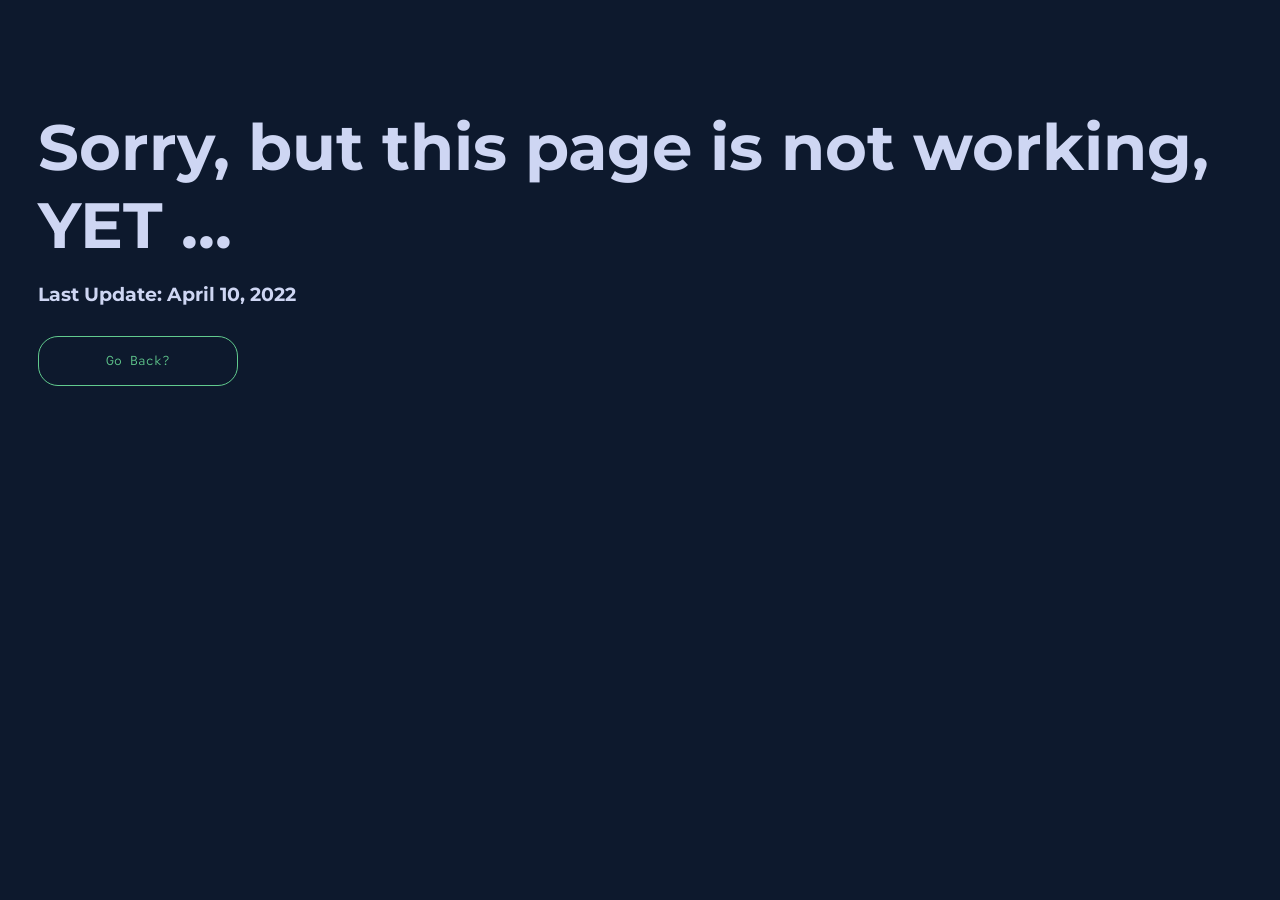
<file: archive/v2/projects.html>
<!DOCTYPE html>
<html lang="en">
<head>
	<meta charset="UTF-8">
	<meta http-equiv="X-UA-Compatible" content="IE=edge">
	<meta name="viewport" content="width=device-width, initial-scale=1.0">

	<!--Font API-->
	<link rel="preconnect" href="https://fonts.googleapis.com"> 
	<link rel="preconnect" href="https://fonts.gstatic.com" crossorigin> 
	<link href="https://fonts.googleapis.com/css2?family=Montserrat:ital,wght@0,400;0,600;0,800;1,400;1,600&family=Red+Hat+Mono:ital,wght@0,400;0,600;1,300;1,400&display=swap" rel="stylesheet">

	<link rel="stylesheet" href="css/styles.css">	
	<meta name="Abe's Projects" content="Abe's Projects.">

	<title>Abe's Tech Blog</title>
</head>
<body style="padding-top: 100px">
	<h1>Sorry, but this page is not working, YET ...</h1>
	<h3>Last Update: April 10, 2022</h3>
	<a href="index.html"><button style="margin-top: 30px" class="blog_button">Go Back?</button></a>

</body>
</html>
</file>
<file: styles.css>
@import url("https://fonts.googleapis.com/css2?family=Raleway:ital,wght@0,100;0,200;0,300;0,400;0,500;0,600;0,700;0,800;0,900;1,100;1,200;1,300;1,400;1,500;1,600;1,700;1,800;1,900&display=swap");
@import url("https://fonts.googleapis.com/css2?family=Caudex:ital,wght@0,400;0,700;1,400;1,700&display=swap");
/* 
Main Background Color : #e0ddd7
Green Accent Color    : #1c2c2f
Red Accent Color      : #8a3f24
*/

/*+ General Settings -------------------------------------------- +*/
body {
  background-color: #e0ddd7;
  /* font-family: "Libre Franklin", sans-serif; */
  font-family: "Raleway", sans-serif;
  font-weight: 200;
  margin: 0;
  padding: 0;
}

h1 {
  font-size: 400%;
}

h1,
h2,
h3,
h4,
h5,
h6 {
  /* font-family: "Unbounded", cursive; */
  /* font-family: 'Playfair Display', serif; */
  font-family: "Caudex", serif;
}

a {
  text-decoration: none;
  color: black;
}

.separation {
  width: 100%;
  height: 50px;
}

.mobile {
  display: none;
}
/*+ ------------------------------------------------------------- +*/

/*+ Section Backgrounds ----------------------------------------- +*/
#work {
  background-color: #1c2c2f;
  color: #e0ddd7;
}

#research {
  background-color: #8a3f24;
  color: #e0ddd7;
}

#research h1 {
  text-align: center;
}

.main_content {
  padding: 3%;
}

.main_content h1 {
  margin-top: 0;
}
/*+ ------------------------------------------------------------- +*/

/*+ Header Settings --------------------------------------------- +*/
header {
  /* padding-bottom: 10px; */
  border-bottom: solid 1px gray;
  height: 90px;
}

#thin {
  font-weight: 100;
}

header h1 {
  font-family: "Raleway", sans-serif;
  margin: 0;
  font-size: 20px;
  font-weight: 400;
  text-align: left;
  width: 30%;
  float: left;
  padding: 20px;
  margin-top: 13px;
  margin-left: 40px;
}

header nav {
  padding: 20px;
  width: 55%;
  float: right;
}

header nav ul {
  text-align: right;
  list-style-type: none;
  padding: 0;
  padding-right: 40px;
}

header nav ul li {
  display: inline;
  margin: 15px;
}

header nav ul li:hover {
  font-weight: 400;
  transition: 0.1s;
}

header:after {
  content: "";
  display: table;
  clear: both;
}
/*+ ------------------------------------------------------------- +*/

/*+ About Me Section -------------------------------------------- +*/

#about_me h1 {
  font-size: 70px;
  margin-top: 100px;
  font-weight: 200;
  line-height: 50pt;
  margin-bottom: 10px;
}

#about_me div.right {
  width: 50%;
  height: 750px;
  float: right;
  /* margin-top: 20px; */
  /* background-color: blue; */
}

#about_me div.left {
  width: 50%;
  height: 750px;
  float: left;
  /* background-color: #1c2c2f; */
}

section:after {
  content: "";
  display: table;
  clear: both;
}

#about_me div.info {
  width: 80%;
  font-size: 18px;
  margin-left: 12%;
}

#about_me img {
  /* margin-left: 40%; */
  float: right;
  margin-right: 10%;
  margin-top: 80px;
  border-radius: 20px;
}

#about_me ul {
  text-decoration: none;
  list-style-type: none;
  padding-left: 0px;
}

#about_me ul li {
  margin: 15px 0px;
  /* text-align: center; */
}

#about_me ul li a {
  padding: 18px;
  border: solid 1px #1c2c2f;
  border-radius: 10px;
  text-align: center;
  display: block;
  width: 350px;
}

#about_me ul li a:hover {
  background-color: #1c2c2f;
  color: white;
  transition: 0.4s;
}

/*+ ------------------------------------------------------------- +*/

/*+ Work XP Section --------------------------------------------- +*/
#work h1 {
  margin-bottom: 0;
  text-align: center;
}

#work {
  padding-bottom: 45px;
}

.job {
  /* border: solid yellow; */
  margin: 10px;
  padding: 10px;
  border-radius: 10px;
  float: left;
}

.job .job_date {
  /* border: solid; */
  padding-top: 11px;
  width: 18%;
  float: left;
}

.job .content {
  /* border: solid blue; */
  width: 80%;
  float: left;
}

.job_date p {
  width: 80%;
}

#work b {
  color: #d8937a;
}

/*+ ------------------------------------------------------------- +*/

/*+ Projects Section -------------------------------------------- +*/
.project_list {
  display: grid;
  grid-template-columns: 1fr 1fr 1fr 1fr;
  column-gap: 20px;
}

#projects p em {
  color: #e0ddd7;
  background-color: #1c2c2f;
  padding: 5px;

  padding-right: 15px;
  padding-left: 15px;
  margin-bottom: 20px;
  border-radius: 10px;
  margin-right: 5px;
}

.proj_img {
  border-radius: 20px;
}

/*+ ------------------------------------------------------------- +*/

/*+ Research Section ------------------------------------------- +*/
.split {
  display: grid;
  grid-template-columns: 1fr 1fr;
  column-gap: 50px;
}

#research h5 {
  font-weight: 100;
  margin-top: 0px;
}

#research h4 {
  margin-bottom: 0px;
}

#research b {
  color: #2b331d;
}
/*+ ------------------------------------------------------------- +*/

/*+ Footer Section ---------------------------------------------- +*/

footer {
  display: grid;
  grid-template-columns: 5fr 1fr;
  padding-left: 20px;
  padding-right: 20px;
}

#signature ul {
  padding-bottom: 10px;
  text-decoration: underline;
  list-style-type: none;
  padding-left: 0px;
}

#socials ul {
  text-decoration: none;
  text-align: right;
  list-style-type: none;
}

.email {
  text-decoration: underline;
}
/*+ ------------------------------------------------------------- +*/

/*+ Mobile Section ---------------------------------------------- +*/
@media screen and (max-width: 1200px) {
  .project_list {
    column-gap: 25px;
    overflow: scroll;
  }

  #projects.main_content {
    padding-right: 0;
    padding-left: 0;
  }

  #first_elem {
    padding-left: 3%;
  }

  #projects h1 {
    padding-left: 3%;
  }
}

@media screen and (max-width: 1024px) {
  h1 {
    font-size: 60px;
  }

  #about_me img {
    width: 360px;
    margin-top: 40px;
  }

  #about_me h1 {
    margin-top: 30px;
  }

  #about_me div.right {
    height: 560px;
  }

  #about_me div.left {
    height: 560px;
  }

  #about_me div.info {
    font-size: 18px;
    margin-left: 5%;
  }

  header h1 {
    width: 40%;
  }

  header nav {
    width: 46%;
  }
}

@media screen and (max-width: 900px) {
  h1 {
    font-size: 50px;
  }

  nav {
    display: none;
  }

  header h1 {
    width: 100%;
  }

  #about_me img {
    width: 320px;
    margin-top: 40px;
  }

  #about_me h1 {
    margin-top: 30px;
    font-size: 300%;
  }

  #about_me p {
    font-size: 90%;
  }

  #about_me ul li a {
    padding: 13px;
    width: 270px;
    font-size: 90%;
  }

  #about_me div.right {
    height: 520px;
  }

  #about_me div.left {
    height: 520px;
  }
}

@media screen and (max-width: 768px) {
  h1 {
    font-size: 45px;
  }

  #work p {
    font-size: 85%;
  }

  #about_me img {
    margin-top: 55px;
    width: 240px;
  }

  #about_me h1 {
    font-size: 250%;
    line-height: 35pt;
  }

  #about_me ul li a {
    padding: 10px;
    width: 220px;
    font-size: 80%;
  }

  #about_me div.right {
    height: 460px;
  }

  #about_me div.left {
    height: 460px;
  }

  .logo {
    height: 50px;
  }
}

@media screen and (max-width: 600px) {
  h1 {
    font-size: 35px;
  }

  #about_me img {
    display: none;
  }

  #about_me div.right {
    width: 100%;
    height: 500px;
  }

  #about_me div.left {
    display: none;
  }

  #about_me ul li a {
    padding: 17px;
    width: 320px;
    font-size: 100%;
  }

  header h1 {
    margin-left: 10px;
  }

  .logo {
    height: 45px;
  }

  .job .job_date {
    width: 100%;
  }

  #work div.content {
    width: 100%;
  }

  .split {
    display: block;
  }
}

@media screen and (max-width: 480px) {
  h1 {
    font-size: 30px;
  }

  #about_me ul li a {
    padding: 13px;
    width: 90%;
    font-size: 90%;
  }
}
</file>
<file: archive/v1/styles.css>
/*
COLOR PALETTE
rgb(199, 208,216)  - Almost White
rgb(18,24,31)      - Almost Black (Background)
rgb(97, 202, 142)  - Bright Green (Headings)
rgb(133, 147, 160) - Bright Gray (Decoration)
*/

/* Global Styles
----------------------------------------------*/
html {
    box-sizing: border-box;
}

*, *:before, *:after {
    box-sizing: inherit;
}

*{
    font-family: 'Montserrat', sans-serif;
}

body {
    background-color:rgb(18,24,31);
    color: rgb(199, 208,216);
    margin: 0;
}

h1 {
    color:rgb(97, 202, 142);
    padding-top: 15px;
    font-size: 35px;
}

ul {
    padding-left: 0px;
}

p {
    width: 900px;
    line-height: 1.5
}

.main_paragraph {
    width: 500px;
    padding-left: 70px;
}

#portrait_image {
    float: right;
    margin-top: 40px;
    margin-left: 0px;
    margin-right: 100px;
}

#separator {
    padding-top: 50px;
}

.content_wrapper {
    padding-left: 10%;
    padding-right: 10%;
}

.with_logo {
    margin-top: 0;
}

footer {
    width: 100%;
    text-align: right;
    font-weight: 400;
    padding-bottom: 10px;
    padding-right: 10px;
}

.next_to_navbar {
   padding-top: 0; 
}

.main_title {
    padding-top: 0;
    font-size: 45px;
    font-weight: 600;
}

#adm_logo {
    float: left;
    padding-right: 20px;
    padding-top: 20px;
}

#kgs_logo {
    float: left;
    padding-right: 20px;
    padding-top: 10px;
    padding-bottom: 10px;
}

#pdf_letter {
    text-align: center
}

#pdf_figCaption{
    text-align: right;
    float: left;
    padding-right: 10px;
    padding-top: 5px;
}

figure {
    padding-top: 10px;
}

.fixed {
    position: fixed;
    right: 1000;
    bottom: 0;
}

footer {
    clear: both;
    background-color: rgba(0, 0, 0, 0%)
}

/* Navigation Bar
----------------------------------------------*/
a {
    color: rgb(199, 208,216);
    text-decoration: none; 
    line-height: 2;
}

.grid_container {
    width: 100%;
    display: grid;
    grid-template-columns: repeat(2, 1fr); 
}


.navbar {
    padding-top: 3%;
    padding-bottom: 5px;
    text-align: center;
    font-size: 20px;
    font-weight: 700;
}

.navbar a {
    color: rgb(199, 208,216);
    text-decoration: none;
    padding-left: 30px;
}

.navbar_mobile {
    display: none;
    text-align: center;
    font-size: 25px;
    font-weight: 700;
    border-bottom: rgb(199, 208,216) solid;
    width: 100%;
    background: rgb(18,24,31); 
    box-shadow: 0 2px 2px 0 rgba(0, 0, 0, 0.14);
}

.navbar_mobile a {
    color: rgb(199, 208,216);
    text-decoration: none;
}

.navbar .first {
    padding-left: 0px;
}

.top_links {
    display: none;
}

.navbar a:link {
    color: rgb(199, 208,216);
}

.navbar a:hover{
    color: rgb(97, 202, 142);
    -webkit-transition: .5s;
    transition: .5s;
}

.navbar_mobile a:link {
    color: rgb(199, 208,216);
}

.navbar_mobile a:hover{
    color: rgb(97, 202, 142);
    -webkit-transition: .5s;
    transition: .5s;
}

#current {
    color: rgb(97, 202, 142); 
}

footer img:hover{
    -webkit-transition: .4s;
    transition: .4s;
    width: 60px;
    height: 60px;
}

.fixed a {
    padding-right: 3px;
}

.contact_list{
    list-style-type: none;
    padding: 0;
    display: flex-horizontal;
    padding-bottom: 0;
}

.contact_list li{
    background-color: rgba(1,1,1,0%);
    padding: 5px
}

#transparent {
    background-color: rgba(1,1,1,0%)
}

.special_wrapper {
    padding-left: 10%;
    padding-right: 10%;
}

figcaption {
    size: .7em;
}

    .hamburger_btn{
        position: relative
    }

    .hamburger_btn .fa-bars,
    .hamburger_btn .fa-times-circle {
        position: absolute;
        left: 25px;
        top: 25px;
        font-size: 50px;
        color: rgb(199, 208,216);
        cursor: pointer;
    }

.navbar_mobile ul {
    margin-top: 0;
    padding-top: 5%;
    display: none;
}

.navbar_mobile ul.active {
    display: block;
}

@media only screen and (max-width: 920px) {
    #kgs_name {
        margin-top: 25px;
    }
    
    .navbar_mobile {
        display: block;
    }
    
    #separator {
        display: none;
    }

    body{
        width: 100%;
    }

    .navbar {
        display: none;
    }

    .grid_container {
        display: flex;
        flex-direction: column;
    }

    h1 {
        font-size: 25px;
    }

    p {
        width: 100%;
    }

    .main_paragraph {
        padding-left: 60px;
        width: 80%;
    }

    .main_block{
        padding-left: 5%;
        width: 100%;
    }

    #portrait_image {
        margin-top: 0;
        float:unset;
        display: block;
        margin-left: auto;
        margin-right: auto;
    }
    
    .main_title {
        font-size: 40px;
        font-weight: 650;
        padding-left: 20px;;
    }

    .top_links {
        display: flex;
        flex-direction: column;
        float: right;
        margin-right: 20px;
        margin-top: 10px;
    }
    
    .top_links a{
        margin-left: 15px;
    }

    .fixed {
        display: none;
    }


    header {
        height: 70px;
    }

    #discord_img1 {
        width: 450px;
        height: 298.5006px;
        display: block;
        margin-left: auto;
        margin-right: auto; 
    }

    #discord_img2 {
        width: 450px;
        height: 169.851px;
        display: block;
        margin-left: auto;
        margin-right: auto; 
    }

    .special_wrapper {
        padding-left: 0;
        padding-right: 0;
        text-align: center;
    }

    #jawaz_picture{
        width: 450px;
        height: 393.0657px;
        display: block;
        margin-left: auto;
        margin-right: auto;
    }

    figcaption {
        text-align: center;
        width: 450px;
        margin-left: auto;
        margin-right: auto;
    }

}



@media only screen and (max-width: 530px) {
    
    #jawaz_picture {
        width: 300px;
        height: 262px;
    }

    #discord_img1 {
        width: 300px;
        height: 199px;
    }

    #discord_img2 {
        width: 300px;
        height: 113px;
    }

    figcaption {
        width: 300px;
        font-size: 12px;
    }

}

@media only screen and (max-width: 320px) {
    
    h1 {
        font-size: 20px;
    }

    #jawaz_picture {
        width: 200px;
        height: 175px;
    }

    #discord_img1 {
        width: 200px;
        height: 133px;
    }

    #discord_img2 {
        width: 200px;
        height: 75px;
    }

    figcaption {
        width: 200px;
    }

    .contact_list img{
        width: 35px;
        height: 35px;
        margin-left: 0px;
        padding: 0;
    }

    .contact_list a{
        margin-left: 4px;
    }

    .navbar_mobile {
        font-size: 20px;
    }

    .navbar_mobile img {
        width: 35px;
        height: 35px;
    }

    .hamburger_btn .fa-bars,
    .hamburger_btn .fa-times-circle {
        top: 30px;
        left: 7%;
        font-size: 35px;
    }
}
</file>
<file: archive/v2/css/styles.css>
/*
COLOR PALETTE
rgb(206, 214,243)  - Almost White
rgb(138, 146,173)  - Gray (Main)
rgb(13,25,45)      - Almost Blue (Background)
rgb(97, 202, 142)  - Bright Green (Accent Color)

rgb(20, 34, 62)    - Background Hover
*/

/* Global Styles
----------------------------------------------*/

html {
  background-color: rgb(13, 25, 45);
  margin-right: 8%;
  margin-left: 8%;
  width: auto;
  scroll-behavior: smooth;
}

body {
  color: rgb(138, 146, 173);
  margin-right: 90px;
  margin-left: 90px;
  padding-left: 150px;
  padding-right: 150px;
}

* {
  font-family: "Montserrat", sans-serif;
}

/* ------------------------------------------------ */

.main_welcome {
  /* height: 900px; */
  /* margin-bottom: 55%; */
  min-height: 80vh;
  width: 100%;
  padding-top: 15%;
}

/* #about p {
  width: 80%;
} */

.scroll_down {
  height: 50px;
  width: 30px;
  border: 2px solid rgb(138, 146, 173);
  position: absolute;
  left: 50%;
  bottom: 20px;
  border-radius: 50px;
  cursor: pointer;
  margin-bottom: 40px;
  z-index: 1;
}

.scroll_down::before,
.scroll_down::after {
  content: "";
  position: absolute;
  top: 20%;
  left: 50%;
  border: 2px solid rgb(97, 202, 142);
  height: 10px;
  width: 10px;
  transform: translate(-50%, -100%) rotate(45deg);
  border-top: transparent;
  border-left: transparent;
  animation: scroll_down 1.5s ease-in-out infinite;
  z-index: 1;
}

.scroll_down::after {
  top: 30%;
  animation-delay: 0.3s;
  z-index: 1;
}
@keyframes scroll_down {
  0% {
    opacity: 0;
  }
  30% {
    opacity: 1;
  }
  60% {
    opacity: 1;
  }
  100% {
    opacity: 0;
    top: 90%;
  }
}

/* ------------------------------------------------ */

h1 {
  font-size: 400%;
  margin-top: 0;
  margin-bottom: 0;
  color: rgb(206, 214, 243);
}

.gray_h1 {
  color: rgb(138, 146, 173);
}

h2 {
  padding-top: 30px;
  color: rgb(206, 214, 243);
  font-size: 200%;
}

h3 {
  color: rgb(206, 214, 243);
  margin-bottom: 0;
}

h4 {
  font-family: "Red Hat Mono";
  font-size: 120%;
  color: rgb(97, 202, 142);
  padding-bottom: 0px;
  margin-left: 1%;
  margin-bottom: 5px;
}

h5 {
  font-family: "Red Hat Mono";
  padding-top: 0;
  margin-top: 0;
}

#mobile {
  display: none;
}

/* -------------------------------------------------- */

.one_h2::before {
  font-family: "Red Hat Mono";
  content: "01. ";
  font-size: 80%;
  color: rgb(97, 202, 142);
  font-weight: bold;
}

h2::after {
  display: block;
  content: "";
  margin-top: 10px;
  border-bottom: 1px solid rgb(97, 202, 142);
  width: 5%;
}

.two_h2::before {
  font-family: "Red Hat Mono";
  content: "02. ";
  font-size: 80%;
  color: rgb(97, 202, 142);
  font-weight: bold;
}

.three_h2::before {
  font-family: "Red Hat Mono";
  content: "03. ";
  font-size: 80%;
  color: rgb(97, 202, 142);
  font-weight: bold;
}

.four_h2::before {
  font-family: "Red Hat Mono";
  content: "04. ";
  font-size: 80%;
  color: rgb(97, 202, 142);
  font-weight: bold;
}

.blog_title {
  color: rgb(97, 202, 142);
}

#projects a,
#blog a {
  text-decoration: none;
  color: rgb(97, 202, 142);
  text-transform: uppercase;
  font-weight: 10;
}

/* -------------------------------------------------- */

.blog_button {
  height: 50px;
  width: 200px;
  background-color: rgb(13, 25, 45);
  color: rgb(97, 202, 142);
  border: 1px solid rgb(97, 202, 142); /* Green */
  font-family: "Red Hat Mono";
  font-size: 80%;
  margin-top: 10px;
  margin-bottom: 20px;
  border-radius: 20px;
  -webkit-transition: 0.5s;
  transition: 0.5s;
}
.blog_button:hover {
  background-color: rgb(97, 202, 142); /* Green */
  color: white;
  border-radius: 5px;
  -webkit-transition: 0.5s;
  transition: 0.5s;
}

.blog2_button,
.resume_button {
  height: 40px;
  width: 80px;
  background-color: rgb(13, 25, 45);
  color: rgb(97, 202, 142);
  border: 1px solid rgb(97, 202, 142); /* Green */
  font-family: "Red Hat Mono";
  font-size: 80%;
  margin-top: 10px;
  margin-bottom: 20px;
  border-radius: 20px;
  -webkit-transition: 0.5s;
  transition: 0.5s;
}
.blog2_button:hover,
.resume_button:hover {
  background-color: rgb(97, 202, 142); /* Green */
  color: white;
  border-radius: 5px;
  -webkit-transition: 0.5s;
  transition: 0.5s;
}

/* --------------------------------------------------- */

p {
  /* width: 70%; */
  line-height: 1.5;
}

.title_p {
  width: 40%;
}

a {
  text-decoration: none;
}

/* !---------------------------------------------------------------------------------------- */

.resume_top {
  margin-right: 10px;
  float: right;
  /* border: 3px solid rgb(97, 202, 142); */
}

.top_socials {
  margin-top: 15px;
  margin-right: 10px;
  float: right;
}

.mobile_header {
  display: none;
  position: flex;
  top: 10px;
  right: 10px;
}

/* ----------------------------------------------*/
header {
  margin: 0;
  margin-top: 20px;
  width: 100%;
  text-align: right;
  position: absolute;
  right: 3rem;
  z-index: 1;
}

.nav a {
  font-family: "Red Hat Mono";
  color: rgb(138, 146, 173);
  text-decoration: none;
  margin-right: 2%;
}

.nav a:hover {
  color: rgb(97, 202, 142);
  -webkit-transition: 0.5s;
  transition: 0.5s;
}

.one::before {
  content: "01. ";
  color: rgb(97, 202, 142);
  font-weight: bold;
}

.two::before {
  content: "02. ";
  color: rgb(97, 202, 142);
  font-weight: bold;
}

.three::before {
  content: "03. ";
  color: rgb(97, 202, 142);
  font-weight: bold;
}

.four::before {
  content: "04. ";
  color: rgb(97, 202, 142);
  font-weight: bold;
}

/* ------------------------------------------------ */

.section {
  margin-bottom: 10%;
}

.important {
  color: rgb(97, 202, 142);
}

/* ----------------------------------------------- */

.side_by_side {
  display: grid;
  grid-template-columns: 1.3fr .7fr;
  grid-gap: 20px;
}

#portrait_image {
  opacity: 0.7;
  border: 3px solid rgb(97, 202, 142);
  border-radius: 20%;
  -webkit-transition: 0.5s;
  transition: 0.5s;

  display: block;
  margin-left: auto;
  margin-right: auto;

}

#portrait_image:hover {
  opacity: 1;
  border: 10px solid rgb(97, 202, 142);
  -webkit-transition: 0.5s;
  transition: 0.5s;
}

/* --------------------------------------------- */

.tabs {
  /* border: 1px solid #cccccc; */
  display: flex;
}

.tabs__sidebar {
  width: 170px;
  flex-shrink: 0;
  background: rgb(13, 25, 45);
  border-left: 5px solid rgb(138, 146, 173);
}

.tabs__button {
  font-family: "Red Hat Mono";
  color: rgb(138, 146, 173);
  display: block;
  padding: 10px;
  background: rgb(13, 25, 45);
  font-size: 120%;
  border: none;
  width: 100%;
  outline: none;
  cursor: pointer;
  -webkit-transition: 0.5s;
  transition: 0.5s;
  margin-bottom: 10%;
  margin-top: 5px;
}

.tabs__button:active {
  color: rgb(97, 202, 142);
  background: rgb(13, 25, 45);
}

.tabs__button--active {
  color: rgb(97, 202, 142);
  font-weight: bold;
  border-left: 7px solid rgb(97, 202, 142);
}

.tabs__button:hover {
  background: rgb(20, 34, 62);
  -webkit-transition: 0.5s;
  transition: 0.5s;
}

.tabs__content {
  padding: 15px;
  font-size: 0.8 rem;
  display: none;
}

.tabs__content--active {
  display: block;
}

.tabs__content > :first-child {
  margin-top: 0;
}

/* ---------------------------------------------- */

footer p {
  margin-top: 60px;
  color: rgb(138, 146, 173);
}

footer a {
  color: rgb(97, 202, 142);
  text-decoration: none;
}

.row h4 {
  color: rgb(206, 214, 243);
}

/* ---------------------------------------------- */

.projects_button,
.blog3_button {
  height: 50px;
  width: 200px;
  background-color: rgb(13, 25, 45);
  color: rgb(97, 202, 142);
  border: 1px solid rgb(97, 202, 142); /* Green */
  font-family: "Red Hat Mono";
  font-size: 80%;
  margin-top: 30px;
  border-radius: 20px;
  -webkit-transition: 0.5s;
  transition: 0.5s;
}
.projects_button:hover,
.blog3_button:hover {
  background-color: rgb(97, 202, 142); /* Green */
  color: white;
  border-radius: 5px;
  -webkit-transition: 0.5s;
  transition: 0.5s;
}

/* ---------------------------------------------- */



/* ---------------------------------------------- */

.contact-link img {
  transform: translate(-50%, -100%) rotate(270deg);
  -webkit-transition: 0.3s;
  transition: 0.3s;
}

.contact-link img:hover {
  filter: brightness(250%);
  transform: translate(-50%, -100%) rotate(270deg);
  -webkit-transition: 0.3s;
  transition: 0.3s;
}

.intro-grid {
  background-image: url(/content/svg/pattern-dot-grid.svg);
  background-size: 24px 24px;
  opacity: 0.1;
  position: absolute;
  top: 20%;
  right: 0;
  bottom: 0;
  left: 40%;
}

.intro-scroll {
  font-family: "Red Hat Mono";
  line-height: 2;
  text-transform: uppercase;
  letter-spacing: 0.2rem;
  margin-top: 20px;
  /* position: absolute; */
  /* bottom: 5rem; */
  /* left: 24px; */
  /* z-index: 1; */
}

.intro-scroll a {
  font-family: "Red Hat Mono";
  font-size: 70%;
  display: inline-block;
  color: rgba(255, 255, 255, 0.3);
  text-decoration: none;
  position: relative;
  padding-right: 80px;
  z-index: 2;
}

.intro-scroll a::after {
  content: "";
  position: absolute;
  top: 50%;
  right: 0;
  height: 1px;
  width: 72px;
  background-color: rgb(97, 202, 142);
  z-index: 1;
}

.shadow {
  box-shadow: 0 10px 30px 0 rgba(67, 80, 98, 0.24),
    0 2px 4px 0 rgba(67, 80, 98, 0.1) !important;
}

.feature-item {
  transition: all 0.2s ease-in-out 0s !important;
  min-height: 200px;
  padding-right: 30px;
  padding-left: 30px;
}

.feature-item:hover {
  transform: translateY(-13px);
}

.grid-container {
  display: grid;
  grid-template-columns: 1fr 1fr;
  grid-gap: 20px;
}

.grid-container p {
  width: 100%;
  margin-bottom: 30px;
}

.grid-container-blog {
  display: grid;
  grid-template-columns: 1fr 1fr;
  grid-gap: 20px;

  display: flex;
  justify-content: space-between;
}

/* ------------------------------------------------------ */
.ss-go-top {
  position: absolute;
  top: -1px;
  right: 6rem;
  z-index: 2;
}

.ss-go-top a {
  display: block;
  background: rgba(255, 255, 255, 0.05);
  text-decoration: none;
  margin: 0;
  padding: 0;
  border: 0 none;
  height: 60px;
  width: 60px;
  line-height: 60px;
  text-align: center;
  color: white;
  text-transform: uppercase;
  transition: all 0.3s;
  background-repeat: no-repeat;
  background-position: center center;
  background-image: url(../images/icons/icon-arrow-up.svg);
  background-size: 10px 16px;
  position: relative;
}

.ss-go-top a:hover,
.ss-go-top a:focus {
  background-color: #cf1767;
  color: #ffffff;
}

.ss-go-top::before {
  content: "";
  display: block;
  width: 1px;
  height: 100px;
  background-color: rgba(255, 255, 255, 0.05);
  position: absolute;
  top: -115px;
  left: 50%;
}

.ss-go-top::after {
  content: "back to top";
  display: block;
  float: left;
  width: 120px;
  font-size: 1.2rem;
  line-height: 30px;
  text-transform: uppercase;
  letter-spacing: 0.2rem;
  color: rgba(255, 255, 255, 0.15);
  transition: all 0.5s;
  -webkit-transform: rotate(-90deg);
  transform: rotate(-90deg);
  -webkit-transform-origin: left bottom;
  -ms-transform-origin: left bottom;
  transform-origin: left bottom;
  position: absolute;
  left: calc(30px + 15px);
  top: -165px;
}

.contact-link {
  font-family: "Red Hat Mono";
  line-height: 2;
  position: absolute;
  /* bottom: 9rem; */
  left: 8rem;
  z-index: 1;
  transform: translate(-50%, -100%) rotate(90deg);
}

.contact-link::after {
  content: "";
  /* margin-left: 20px; */
  margin-top: -35px;
  position: absolute;
  top: 50%;
  height: 1px;
  width: 72px;
  background-color: rgb(97, 202, 142);
  z-index: 1;
}

.contact-link a {
  font-family: "Red Hat Mono";
  color: rgb(206, 214, 243);
  text-decoration: none;
  z-index: 2;
  -webkit-transition: 0.5s;
  transition: 0.5s;
}

.contact-link a:hover {
  color: rgb(97, 202, 142);
  -webkit-transition: 0.5s;
  transition: 0.5s;
}

.email-link {
  font-family: "Red Hat Mono";
  line-height: 2;
  position: absolute;
  /* bottom: 7.5rem; */
  right: 0rem;
  z-index: 1;
  transform: translate(-50%, -100%) rotate(90deg);
}

.email-link::after {
  content: "";
  position: absolute;
  top: 50%;
  margin-left: 10px;
  /* left: 0;    */
  height: 1px;
  width: 29px;
  background-color: rgb(97, 202, 142);
  z-index: 1;
}

.email-link a {
  font-family: "Red Hat Mono";
  color: rgb(138, 146, 173);
  text-decoration: none;
  z-index: 2;
  -webkit-transition: 0.5s;
  transition: 0.5s;
}

.email-link a:hover {
  color: #ffffff;
  -webkit-transition: 0.5s;
  transition: 0.5s;
}

/* !-------------------------------------------------------------------- */

@media only screen and (max-width: 1400px) {
  html {
    margin-right: 1%;
    margin-left: 1%;
  }

  body {
    color: rgb(138, 146, 173);
    margin-right: 5px;
    margin-left: 5px;
    padding-left: 20px;
    padding-right: 20px;
  }
  .links {
    display: none;
  }
}

@media only screen and (max-width: 920px) {
  .navbar_mobile {
    display: block;
  }

  html {
    margin-right: 1%;
    margin-left: 1%;
  }

  body {
    margin-right: 5px;
    margin-left: 5px;
    padding-left: 20px;
    padding-right: 20px;
  }

  .nav a {
    display: none;
  }

  .scroll_down {
    display: none;
  }

  .links {
    display: none;
  }

  /* .intro-scroll {
    display: none;  
  } */

  .title_p {
    width: 90%;
  }

  .main_welcome h1 {
    font-size: 50px;
  }

  .main_welcome h1 {
    font-size: 40px;
  }

  .main_welcome h4 {
    font-size: 15px;
  }

  .main_welcome {
    margin-top: 20%;
  }

  .navbar_mobile {
    display: block;
  }
  .mobile_header {
    display: block;
  }
}

@media only screen and (max-width: 570px) {
  .grid-container {
    grid-template-columns: 1fr;
  }

  .grid-container-blog {
    display: grid;
    grid-template-columns: 1fr;
    grid-gap: 20px;
  }

  #portrait_image {
    display: none;
  }

  .side_by_side {
    display: block;
  }

  #mobile {
    display: block;
  }

  #desk {
    display: none;
  }

  .tabs__sidebar {
    width: 40px;
  }

  #about p {
    width: 100%;
  }
}

@media only screen and (max-width: 460px) {
  .added {
    display: none;
  }
}

@media only screen and (max-width: 320px) {
  .links {
    display: none;
  }
  html {
    width: 50%;
  }

  .main_welcome {
    margin-top: 150%;
  }

  .navbar_mobile {
    font-size: 20px;
  }

  .navbar_mobile img {
    width: 35px;
    height: 35px;
  }
  .hamburger_btn .fa-bars,
  .hamburger_btn .fa-times-circle {
    top: 30px;
    left: 7%;
    font-size: 35px;
  }

  .mobile_header {
    display: block;
  }
}




/* --------------------------------------------------------- */

.blog_title {
  margin-bottom: 50px;
  width: 100%;
  padding-top: 10%;
}

.blog_title h1 {
  font-size: 50px;
  margin-top: 10px;
}

.blog_title p {
  color: rgb(138, 146, 173);
}

.blog_description::before {
  content: "Description: ";
  font-weight: bold;
}

.blog_title h4 {
  margin-left: 0;
}

.blog_main img {
  margin-top: 20px;
}

.blog_main h2 {
  padding-top: 0;
}

.blog_main h3 {
  padding-top: 20px;
}

.end_of_blog {
  padding: 5%;
}

.back_button {
  margin-bottom: 0;
}
</file>
